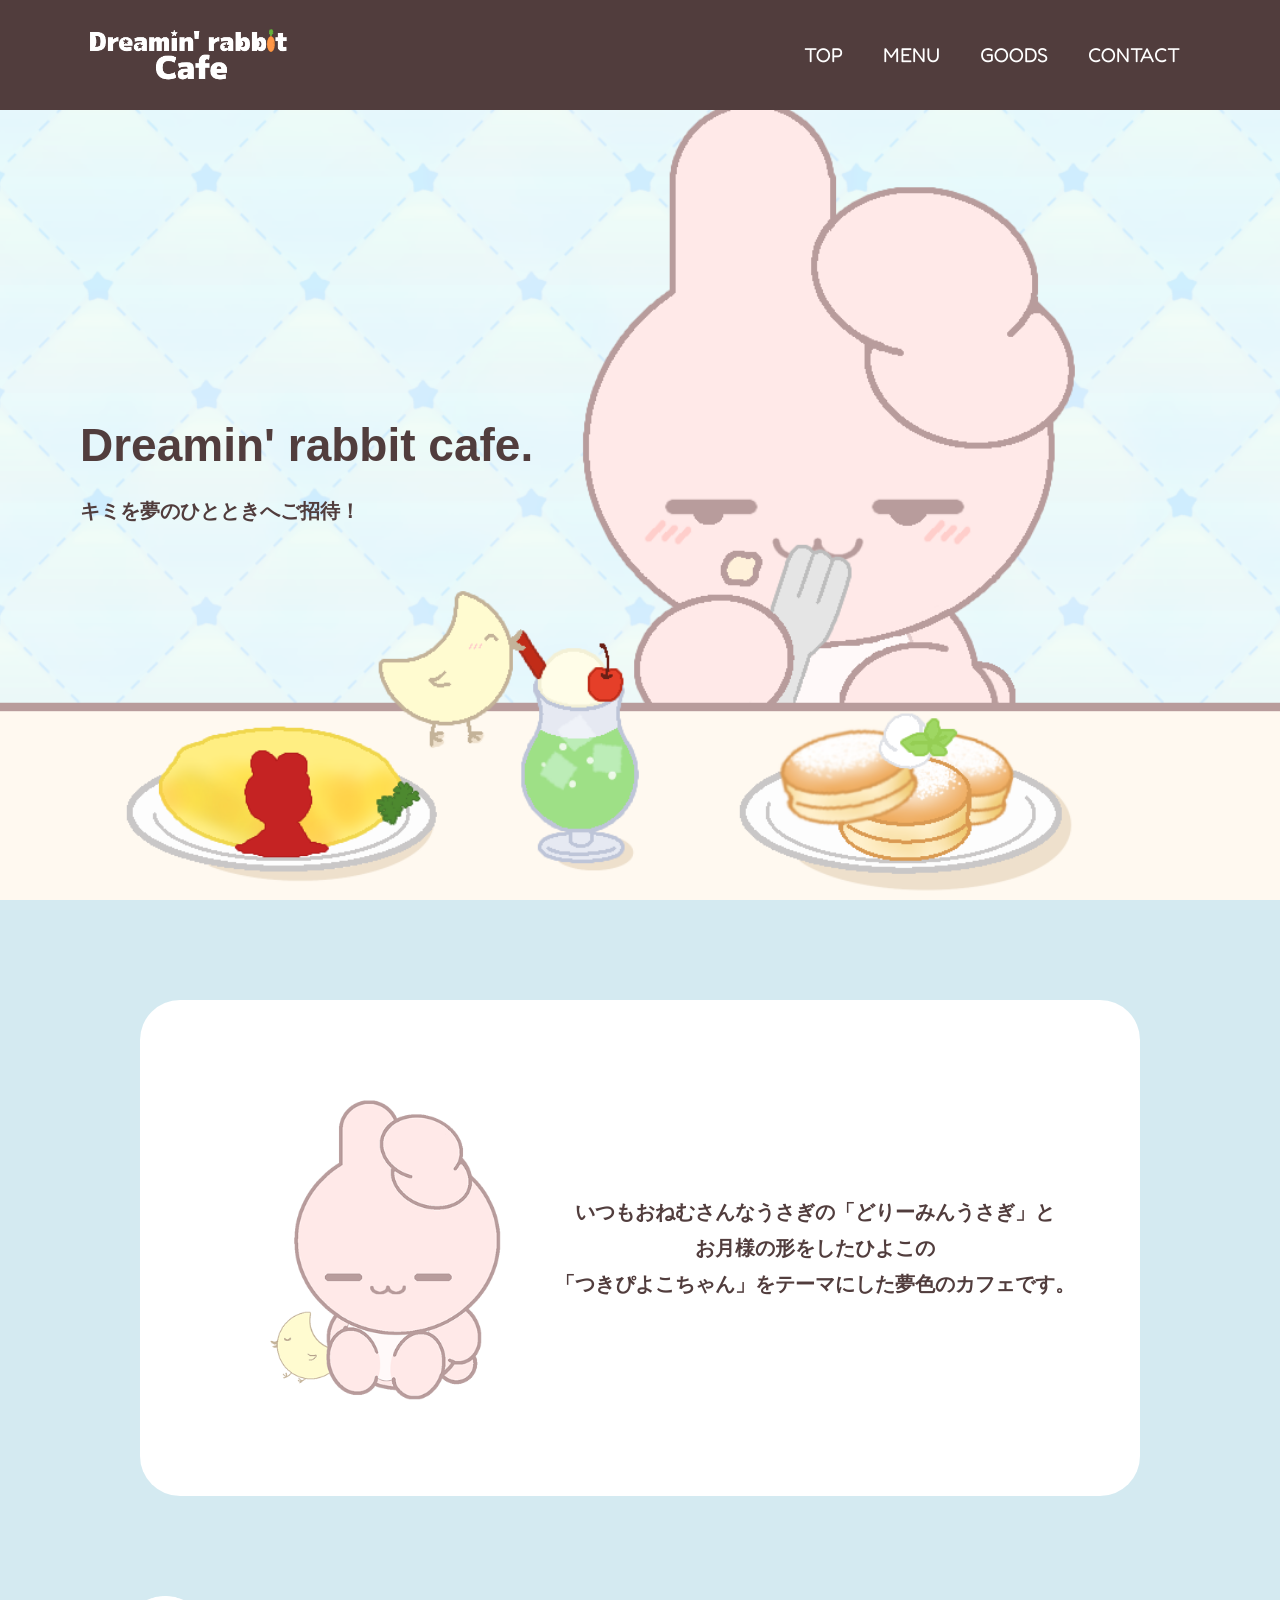
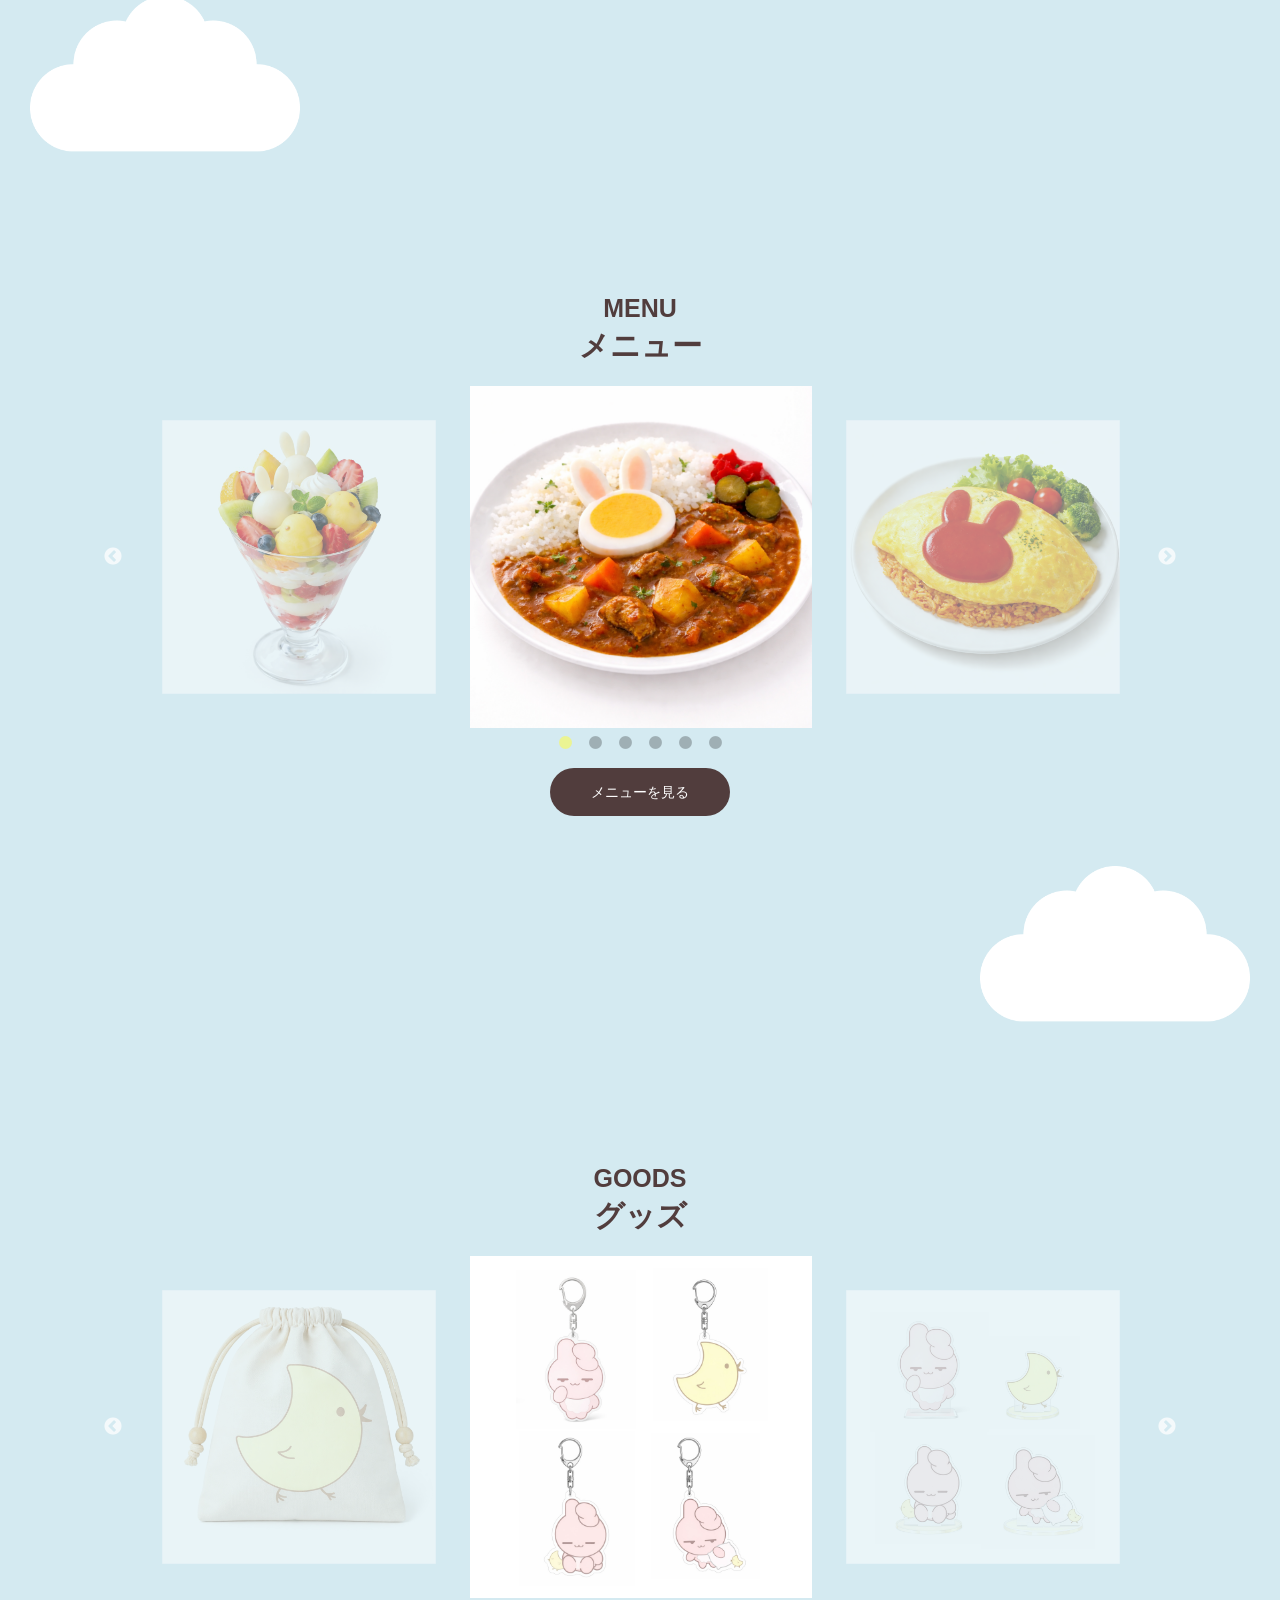
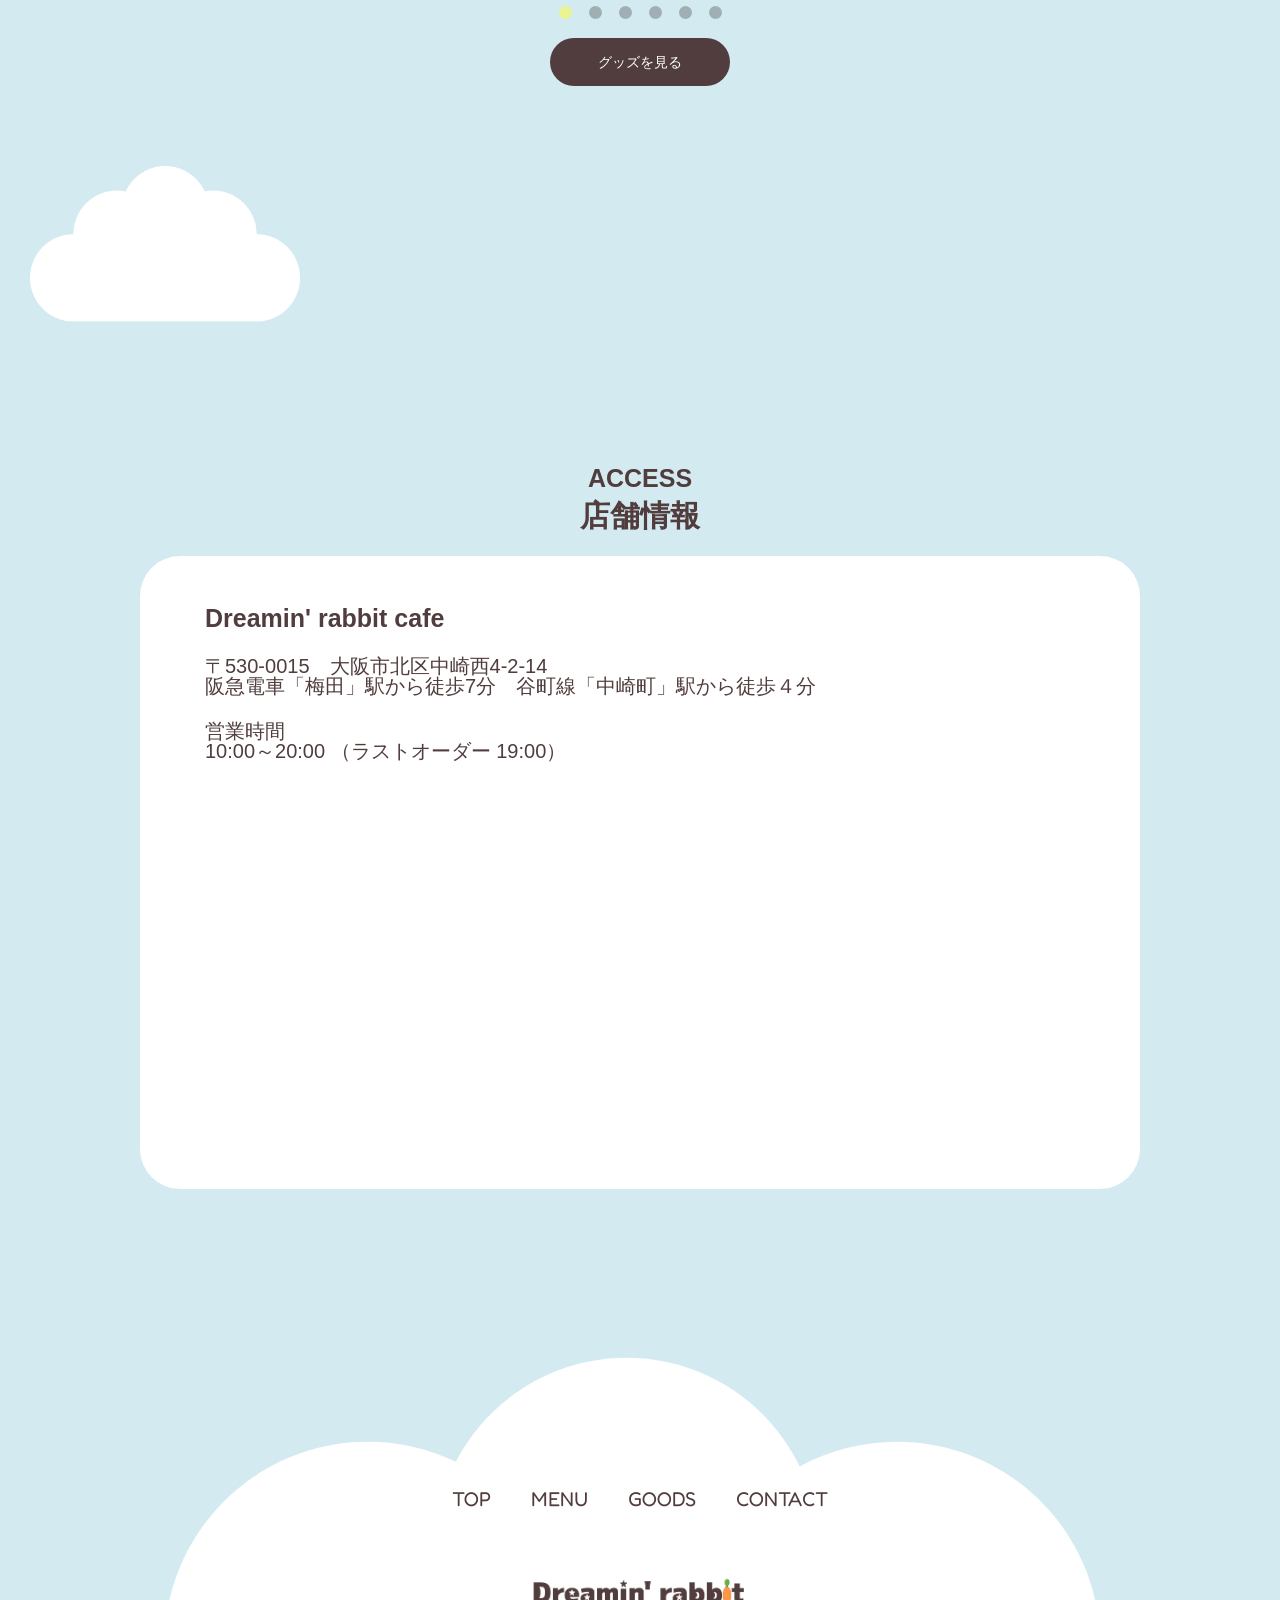
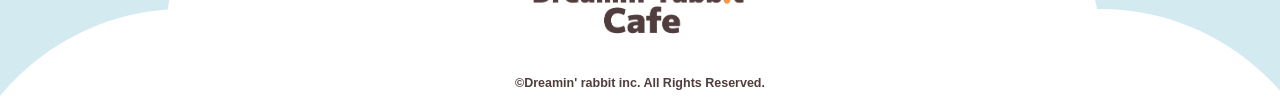
<file: index.html>
<!DOCTYPE html>
<html lang="ja">
  <head>
    <meta charset="UTF-8" />
    <meta http-equiv="X-UA-Compatible" content="IE=edge" />
    <meta name="description" content="ページの概要文を記載します" />
    <meta name="viewport" content="width=device-width, initial-scale=1.0" />
    <title>Dreamin' rabbit cafe(どりーみんうさぎのカフェ)｜公式サイト</title>

    <link rel="stylesheet" href="./slick/slick-theme.css" />
    <link rel="stylesheet" href="./slick/slick.css" />
    <link rel="stylesheet" href="./css/common.css" />
    <link rel="stylesheet" href="./css/index.css" />
    <script src="./js/jquery-3.7.1.min.js"></script>
    <script src="./slick/slick.min.js"></script>
    <script src="./js/script.js"></script>

    <link rel="preconnect" href="https://fonts.googleapis.com" />
    <link rel="preconnect" href="https://fonts.gstatic.com" crossorigin />
    <link
      href="https://fonts.googleapis.com/css2?family=Fredoka:wght@300..700&family=Kosugi+Maru&display=swap"
      rel="stylesheet"
    />
  </head>

  <body>
    <header class="header">
      <div class="header-inner">
        <a class="header-logo" href="./index.html">
          <img src="./images/headerlogo.png" alt="RABBIT" />
        </a>
        <div class="header-site-menu">
          <nav class="site-menu">
            <ul>
              <li><a href="./top.html">TOP</a></li>
              <li><a href="./menu.html">MENU</a></li>
              <li><a href="./goods.html">GOODS</a></li>
              <li><a href="./contact.html">CONTACT</a></li>
            </ul>
          </nav>
        </div>
      </div>
    </header>

    <main class="main">
      <div class="first-view">
        <div class="first-view-text">
          <h1>Dreamin' rabbit cafe.</h1>
          <p>キミを夢のひとときへご招待！</p>
        </div>
      </div>
      
      <div class="lead">
        <img src="./images/usasuya.png" alt="USAPIYO" />
        <p>
          いつもおねむさんなうさぎの「どりーみんうさぎ」と<br />お月様の形をしたひよこの<br />
          「つきぴよこちゃん」をテーマにした夢色のカフェです。<br />
        </p>
      </div>

      <div class="fluffy">
        <img src="./images/Group 46.png" alt="" />
      </div>

      <section>
        <div class="top">
          <h2>MENU</h2>
          <p>メニュー</p>
        </div>
        <ul class="center-image">
          <li><img src="./images/curry.png" alt="" /></li>
          <li><img src="./images/omuraisu.png" alt="" /></li>
          <li><img src="./images/sityu.png" alt="" /></li>
          <li><img src="./images/sand.jpg" alt="" /></li>
          <li><img src="./images/pancake.png" alt="" /></li>
          <li><img src="./images/pahule.jpg" alt="" /></li>
        </ul>
        <div class="link-button-area">
          <a class="link-button" href="./menu.html">メニューを見る</a>
        </div>
      </section>

      <div class="futty">
        <img src="./images/Group 46.png" alt="" />
      </div>

      <section>
        <div class="top">
          <h2>GOODS</h2>
          <p>グッズ</p>
        </div>
        <ul class="center-image">
          <li><img src="./images/akuriru1.png" alt="" /></li>
          <li><img src="./images/akuriru2.png" alt="" /></li>
          <li><img src="./images/usaginui.png" alt="" /></li>
          <li><img src="./images/hiyokonui.png" alt="" /></li>
          <li><img src="./images/sara.png" alt="" /></li>
          <li><img src="./images/kintyaku.jpg" alt="" /></li>
        </ul>
        <div class="link-button-area">
          <a class="link-button" href="./goods.html">グッズを見る</a>
        </div>
      </section>

      <div class="fluffy">
        <img src="./images/Group 46.png" alt="" />
      </div>

      <section>
        <div class="top">
          <h2>ACCESS</h2>
          <p>店舗情報</p>
        </div>
        <div class="map">
          <h2>Dreamin' rabbit cafe</h2>
          <p>
            〒530-0015　大阪市北区中崎西4-2-14<br />
            ⁨阪急電車「梅田」駅から徒歩7分　谷町線「中崎町」駅から徒歩４分
          </p>
          <p>営業時間<br />10:00～20:00 （ラストオーダー 19:00）</p>
          <iframe
            src="https://www.google.com/maps/embed?pb=!1m18!1m12!1m3!1d52477.33990595191!2d135.42723814863277!3d34.70937309999999!2m3!1f0!2f0!3f0!3m2!1i1024!2i768!4f13.1!3m3!1m2!1s0x6000e696fb5a8d27%3A0x29c8c0e999e5c109!2z44GG44GV44GO44Kr44OV44Kn!5e0!3m2!1sja!2sjp!4v1773386233777!5m2!1sja!2sjp"
            width="600"
            height="450"
            style="border: 0"
            allowfullscreen=""
            loading="lazy"
            referrerpolicy="no-referrer-when-downgrade"
          ></iframe>
        </div>
      </section>
    </main>

    <footer class="footer">
      <svg
        class="footerbg"
        viewBox="0 -50 1432 2062"
        fill="none"
        xmlns="http://www.w3.org/2000/svg"
        xmlns:xlink="http://www.w3.org/1999/xlink"
      >
        <path
          d="M701 27C786.286 27 859.974 76.659 894.727 148.64C927.04 131.016 964.101 121 1003.5 121C1115.33 121 1208.31 201.686 1227.41 308.018C1228.44 308.006 1229.47 308 1230.5 308C1378.24 308 1498 427.764 1498 575.5C1498 638.949 1475.91 697.238 1439 743.097V2062H-1V744.332C-38.5099 698.287 -61 639.52 -61 575.5C-61 434.16 48.6183 318.423 187.477 308.666C206.312 202.014 299.444 121 411.5 121C446.757 121 480.14 129.02 509.926 143.335C545.682 74.2306 617.825 27 701 27Z"
          fill="#fff"
        />
        <path
          id="road"
          d="M-0.500404 743.998C-81 649.498 -128.5 361.698 187.5 308.498C203.666 222.498 291.1 69.0982 511.5 143.498C561 42.4998 744 -64.5001 896.5 143.498C934.667 121.665 1010 98.5 1085 135.5"
          stroke="none"
          stroke-width="8"
        />
        <rect
          class="piyo"
          x="-82"
          y="-83"
          width="164"
          height="166"
          fill="url(#pattern0_115_225)"
        >
          <animateMotion dur="10s" fill="freeze">
            <mpath href="#road"></mpath>
          </animateMotion>
        </rect>
        <defs>
          <pattern
            id="pattern0_115_225"
            patternContentUnits="objectBoundingBox"
            width="1"
            height="1"
          >
            <use
              xlink:href="#image0_115_225"
              transform="matrix(0.000865409 0 0 0.000854982 -0.20122 -0.441767)"
            />
          </pattern>
          <clipPath id="clip0_115_225">
            <rect width="1432" height="2062" fill="white" />
          </clipPath>
          <image
            id="image0_115_225"
            width="1536"
            height="2048"
            preserveAspectRatio="none"
            xlink:href="./images/piyoroad.png"
          />
        </defs>
      </svg>

      <nav class="site-menu">
        <ul>
          <li><a href="./top.html">TOP</a></li>
          <li><a href="./menu.html">MENU</a></li>
          <li><a href="./goods.html">GOODS</a></li>
          <li><a href="./contact.html">CONTACT</a></li>
        </ul>
      </nav>
      <a class="footer-logo" href="./index.html">
        <img src="./images/footerlogo.png" alt="RABBIT" />
      </a>
      <p class="copyright">
        <small>&copy;Dreamin' rabbit inc. All Rights Reserved.</small>
      </p>
    </footer>
  </body>
</html>
</file>
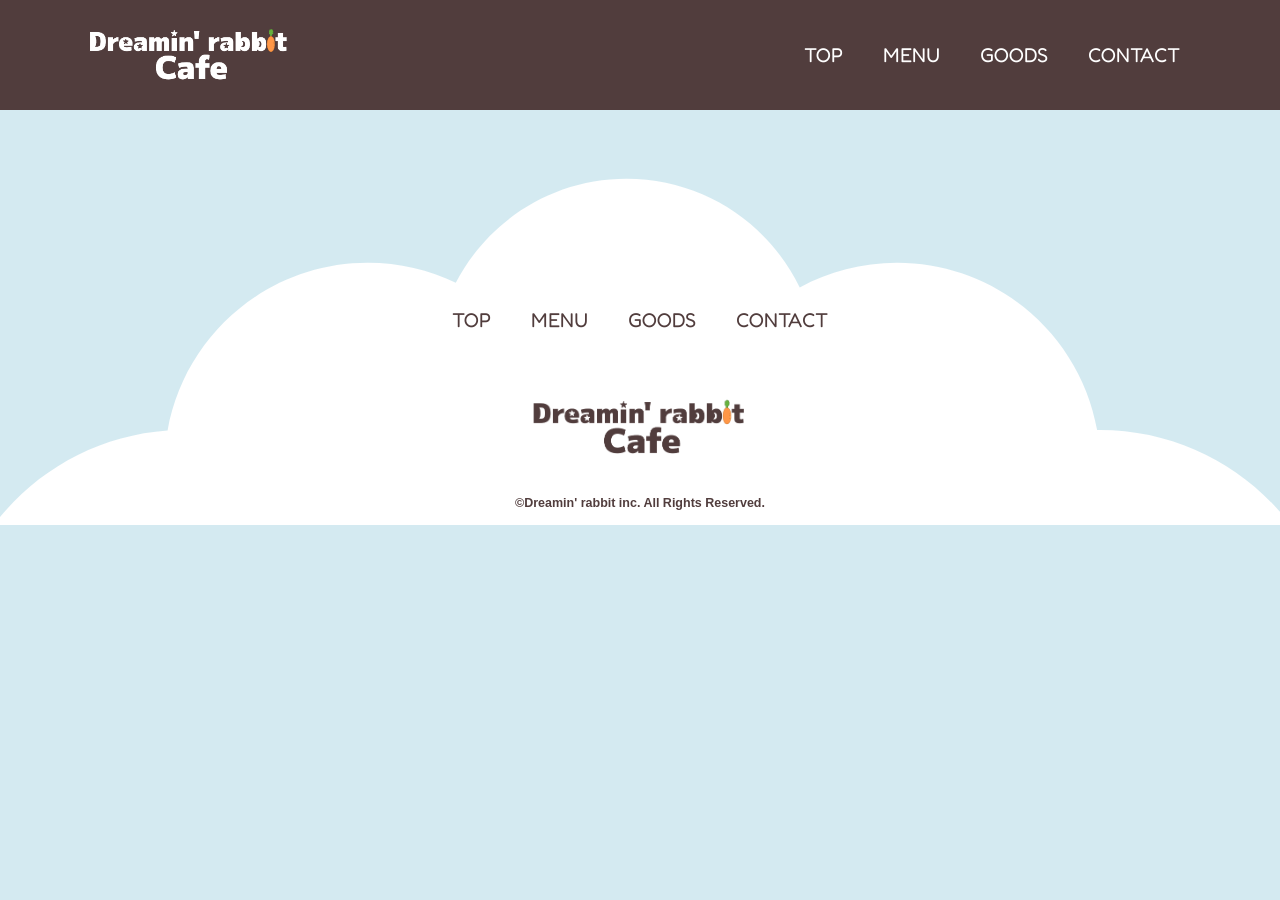
<file: common.html>
<!DOCTYPE html>
<html lang="ja">
  
  <head>
    <meta charset="UTF-8" />
    <meta http-equiv="X-UA-Compatible" content="IE=edge" />
    <meta name="description" content="ページの概要文を記載します" />
    <meta name="viewport" content="width=device-width, initial-scale=1.0" />
    <title>Dreamin' rabbit cafe(どりーみんうさぎのカフェ)｜公式サイト</title>

    <link rel="stylesheet" href="./css/common.css" />
    <link rel="stylesheet" href="./css/index.css" />

    <link rel="preconnect" href="https://fonts.googleapis.com" />
    <link rel="preconnect" href="https://fonts.gstatic.com" crossorigin />
    <link
      href="https://fonts.googleapis.com/css2?family=Fredoka:wght@300..700&family=Kosugi+Maru&display=swap"
      rel="stylesheet"
    />
  </head>

  <body>
    <header class="header">
      <div class="header-inner">
        <a class="header-logo" href="./index.html">
          <img src="./images/headerlogo.png" alt="RABBIT" />
        </a>
        <div class="header-site-menu">
          <nav class="site-menu">
            <ul>
              <li><a href="./top.html">TOP</a></li>
              <li><a href="./menu.html">MENU</a></li>
              <li><a href="./goods.html">GOODS</a></li>
              <li><a href="./contact.html">CONTACT</a></li>
            </ul>
          </nav>
        </div>
      </div>
    </header>

    <main class="main"></main>

    <footer class="footer">
      <svg
        class="footerbg"
        viewBox="0 -50 1432 2062"
        fill="none"
        xmlns="http://www.w3.org/2000/svg"
        xmlns:xlink="http://www.w3.org/1999/xlink"
      >
        <path
          d="M701 27C786.286 27 859.974 76.659 894.727 148.64C927.04 131.016 964.101 121 1003.5 121C1115.33 121 1208.31 201.686 1227.41 308.018C1228.44 308.006 1229.47 308 1230.5 308C1378.24 308 1498 427.764 1498 575.5C1498 638.949 1475.91 697.238 1439 743.097V2062H-1V744.332C-38.5099 698.287 -61 639.52 -61 575.5C-61 434.16 48.6183 318.423 187.477 308.666C206.312 202.014 299.444 121 411.5 121C446.757 121 480.14 129.02 509.926 143.335C545.682 74.2306 617.825 27 701 27Z"
          fill="#fff"
        />
        <path
          id="road"
          d="M-0.500404 743.998C-81 649.498 -128.5 361.698 187.5 308.498C203.666 222.498 291.1 69.0982 511.5 143.498C561 42.4998 744 -64.5001 896.5 143.498C934.667 121.665 1010 98.5 1085 135.5"
          stroke="none"
          stroke-width="8"
        />
        <rect
          class="piyo"
          x="-82"
          y="-83"
          width="164"
          height="166"
          fill="url(#pattern0_115_225)"
        >
          <animateMotion dur="10s" fill="freeze">
            <mpath href="#road"></mpath>
          </animateMotion>
        </rect>
        <defs>
          <pattern
            id="pattern0_115_225"
            patternContentUnits="objectBoundingBox"
            width="1"
            height="1"
          >
            <use
              xlink:href="#image0_115_225"
              transform="matrix(0.000865409 0 0 0.000854982 -0.20122 -0.441767)"
            />
          </pattern>
          <clipPath id="clip0_115_225">
            <rect width="1432" height="2062" fill="white" />
          </clipPath>
          <image
            id="image0_115_225"
            width="1536"
            height="2048"
            preserveAspectRatio="none"
            xlink:href="./images/piyoroad.png"
          />
        </defs>
      </svg>

      <nav class="site-menu">
        <ul>
          <li><a href="./top.html">TOP</a></li>
          <li><a href="./menu.html">MENU</a></li>
          <li><a href="./goods.html">GOODS</a></li>
          <li><a href="./contact.html">CONTACT</a></li>
        </ul>
      </nav>
      <a class="footer-logo" href="./index.html">
        <img src="./images/footerlogo.png" alt="RABBIT" />
      </a>
      <p class="copyright">
        <small>&copy;Dreamin' rabbit inc. All Rights Reserved.</small>
      </p>
    </footer>
  </body>
</html>
</file>
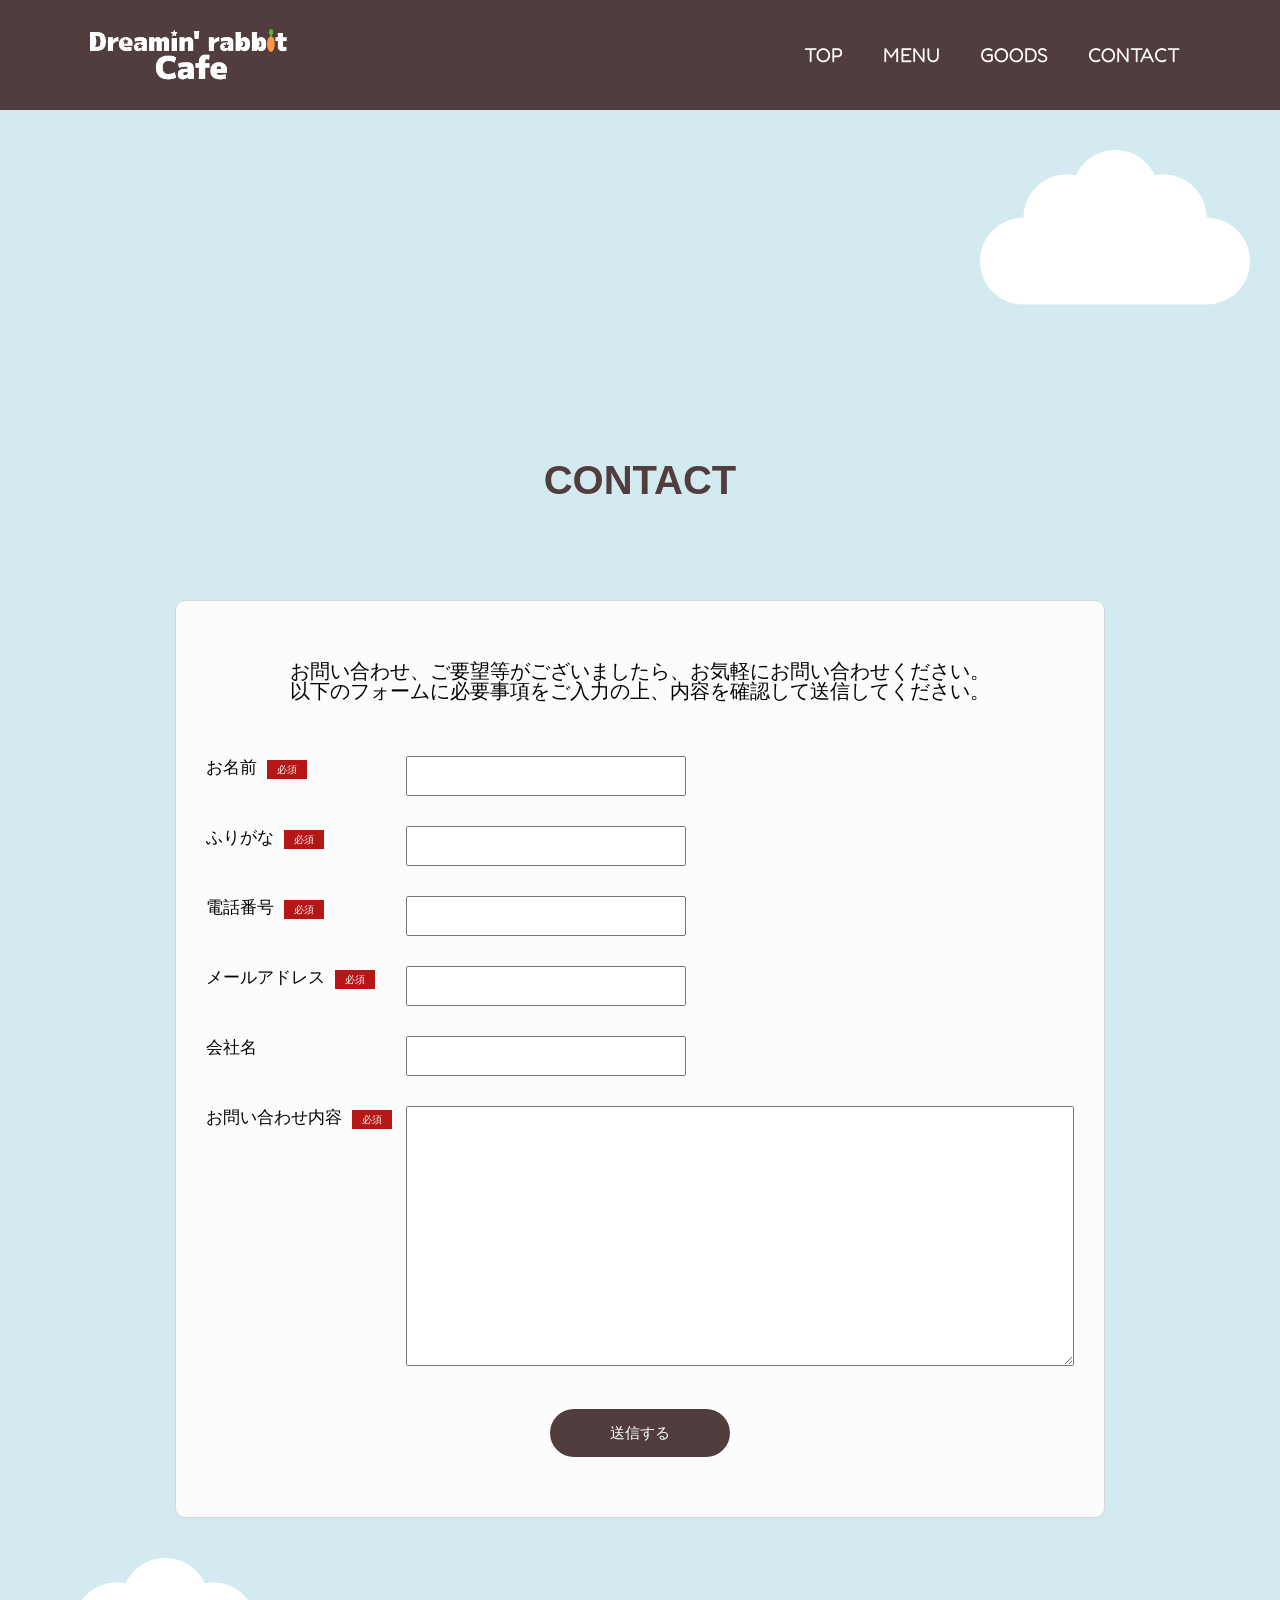
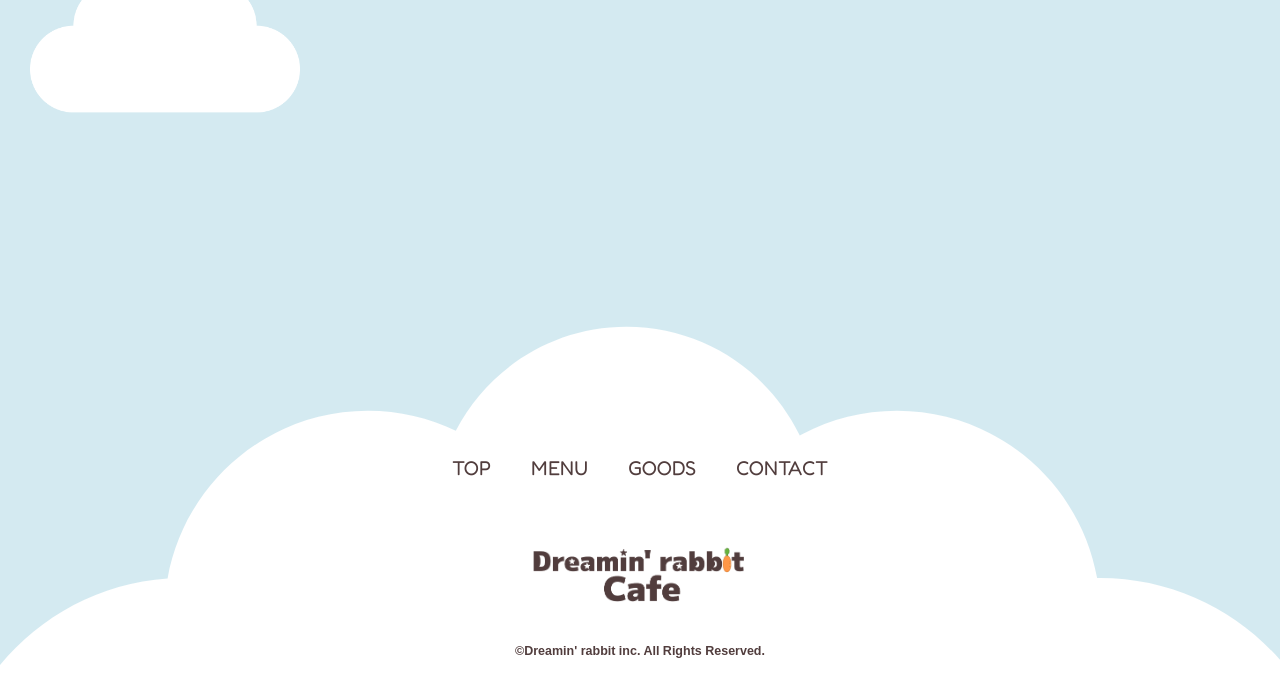
<file: contact.html>
<!DOCTYPE html>
<html lang="ja">
  <head>
    <meta charset="UTF-8" />
    <meta http-equiv="X-UA-Compatible" content="IE=edge" />
    <meta name="description" content="ページの概要文を記載します" />
    <meta name="viewport" content="width=device-width, initial-scale=1.0" />
    <title>
      CONTACT｜Dreamin' rabbit cafe(どりーみんうさぎのカフェ)｜公式サイト
    </title>

    <link rel="stylesheet" href="./css/common.css" />
    <link rel="stylesheet" href="./css/index.css" />
    <link rel="stylesheet" href="./css/contact.css">
    <script src="./js/jquery-3.7.1.min.js"></script>
    <script src="./slick/slick.min.js"></script>
    <script src="./js/script.js"></script>

    <link rel="preconnect" href="https://fonts.googleapis.com" />
    <link rel="preconnect" href="https://fonts.gstatic.com" crossorigin />
    <link
      href="https://fonts.googleapis.com/css2?family=Fredoka:wght@300..700&family=Kosugi+Maru&display=swap"
      rel="stylesheet"
    />
  </head>

  <body>
    <header class="header">
      <div class="header-inner">
        <a class="header-logo" href="./index.html">
          <img src="./images/headerlogo.png" alt="RABBIT" />
        </a>
        <div class="header-site-menu">
          <nav class="site-menu">
            <ul>
              <li><a href="./top.html">TOP</a></li>
              <li><a href="./menu.html">MENU</a></li>
              <li><a href="./goods.html">GOODS</a></li>
              <li><a href="./contact.html">CONTACT</a></li>
            </ul>
          </nav>
        </div>
      </div>
    </header>

    <main class="main">
      <div class="futty">
        <img src="./images/Group 46.png" alt="" />
      </div>
      <div class="title">
        <h1>CONTACT</h1>
      </div>
      <div class="contact">
        <form action="#">
          <dl class="form-area">
            <p class="contact-message">お問い合わせ、ご要望等がございましたら、お気軽にお問い合わせください。<br>以下のフォームに必要事項をご入力の上、内容を確認して送信してください。</p>

            <dt><span class="required">お名前</span></dt>
            <dd><input type="text" class="input-text" name="name" required></dd>
            <dt><span class="required">ふりがな</span></dt>
            <dd><input type="text" class="input-text" name="name" required></dd>
            <dt><span class="required">電話番号</span></dt>
            <dd><input type="text" class="input-text" name="name" required></dd>
            <dt><span class="required">メールアドレス</span></dt>
            <dd><input type="email" class="input-text" name="email" required></dd>
            <dt>会社名</dt>
            <dd><input type="text" class="input-text" name="name"></dd>
            <dt><span class="required">お問い合わせ内容</span></dt>
            <dd><textarea name="message" class="message" required></textarea></dd>

            <button class="submit-button" type="submit">送信する</button>
          </dl>
        </form>
      </div>
      <div class="fluffy">
        <img src="./images/Group 46.png" alt="" />
      </div>
    </main>

    <footer class="footer">
      <svg
        class="footerbg"
        viewBox="0 -50 1432 2062"
        fill="none"
        xmlns="http://www.w3.org/2000/svg"
        xmlns:xlink="http://www.w3.org/1999/xlink"
      >
        <path
          d="M701 27C786.286 27 859.974 76.659 894.727 148.64C927.04 131.016 964.101 121 1003.5 121C1115.33 121 1208.31 201.686 1227.41 308.018C1228.44 308.006 1229.47 308 1230.5 308C1378.24 308 1498 427.764 1498 575.5C1498 638.949 1475.91 697.238 1439 743.097V2062H-1V744.332C-38.5099 698.287 -61 639.52 -61 575.5C-61 434.16 48.6183 318.423 187.477 308.666C206.312 202.014 299.444 121 411.5 121C446.757 121 480.14 129.02 509.926 143.335C545.682 74.2306 617.825 27 701 27Z"
          fill="#fff"
        />
        <path
          id="road"
          d="M-0.500404 743.998C-81 649.498 -128.5 361.698 187.5 308.498C203.666 222.498 291.1 69.0982 511.5 143.498C561 42.4998 744 -64.5001 896.5 143.498C934.667 121.665 1010 98.5 1085 135.5"
          stroke="none"
          stroke-width="8"
        />
        <rect
          class="piyo"
          x="-82"
          y="-83"
          width="164"
          height="166"
          fill="url(#pattern0_115_225)"
        >
          <animateMotion dur="10s" fill="freeze">
            <mpath href="#road"></mpath>
          </animateMotion>
        </rect>
        <defs>
          <pattern
            id="pattern0_115_225"
            patternContentUnits="objectBoundingBox"
            width="1"
            height="1"
          >
            <use
              xlink:href="#image0_115_225"
              transform="matrix(0.000865409 0 0 0.000854982 -0.20122 -0.441767)"
            />
          </pattern>
          <clipPath id="clip0_115_225">
            <rect width="1432" height="2062" fill="white" />
          </clipPath>
          <image
            id="image0_115_225"
            width="1536"
            height="2048"
            preserveAspectRatio="none"
            xlink:href="./images/piyoroad.png"
          />
        </defs>
      </svg>

      <nav class="site-menu">
        <ul>
          <li><a href="./top.html">TOP</a></li>
          <li><a href="./menu.html">MENU</a></li>
          <li><a href="./goods.html">GOODS</a></li>
          <li><a href="./contact.html">CONTACT</a></li>
        </ul>
      </nav>
      <a class="footer-logo" href="./index.html">
        <img src="./images/footerlogo.png" alt="RABBIT" />
      </a>
      <p class="copyright">
        <small>&copy;Dreamin' rabbit inc. All Rights Reserved.</small>
      </p>
    </footer>
  </body>
</html>
</file>
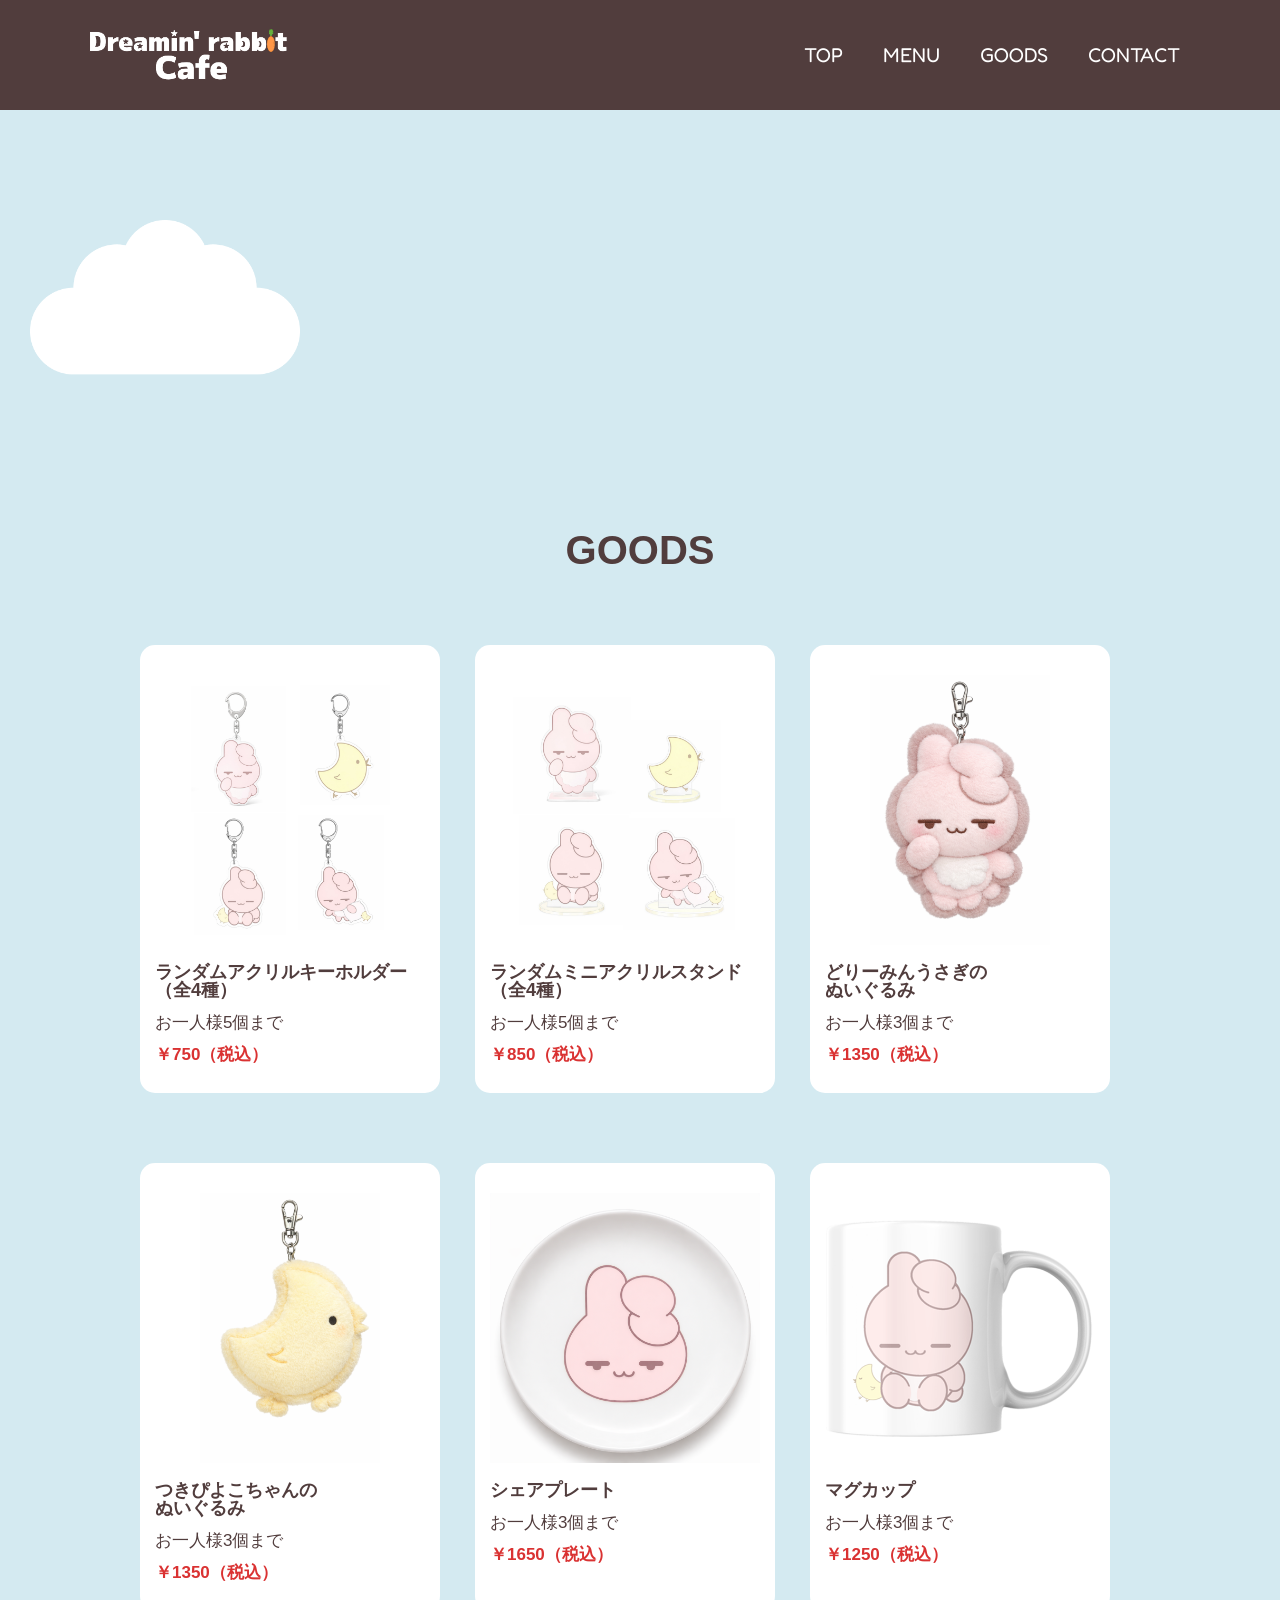
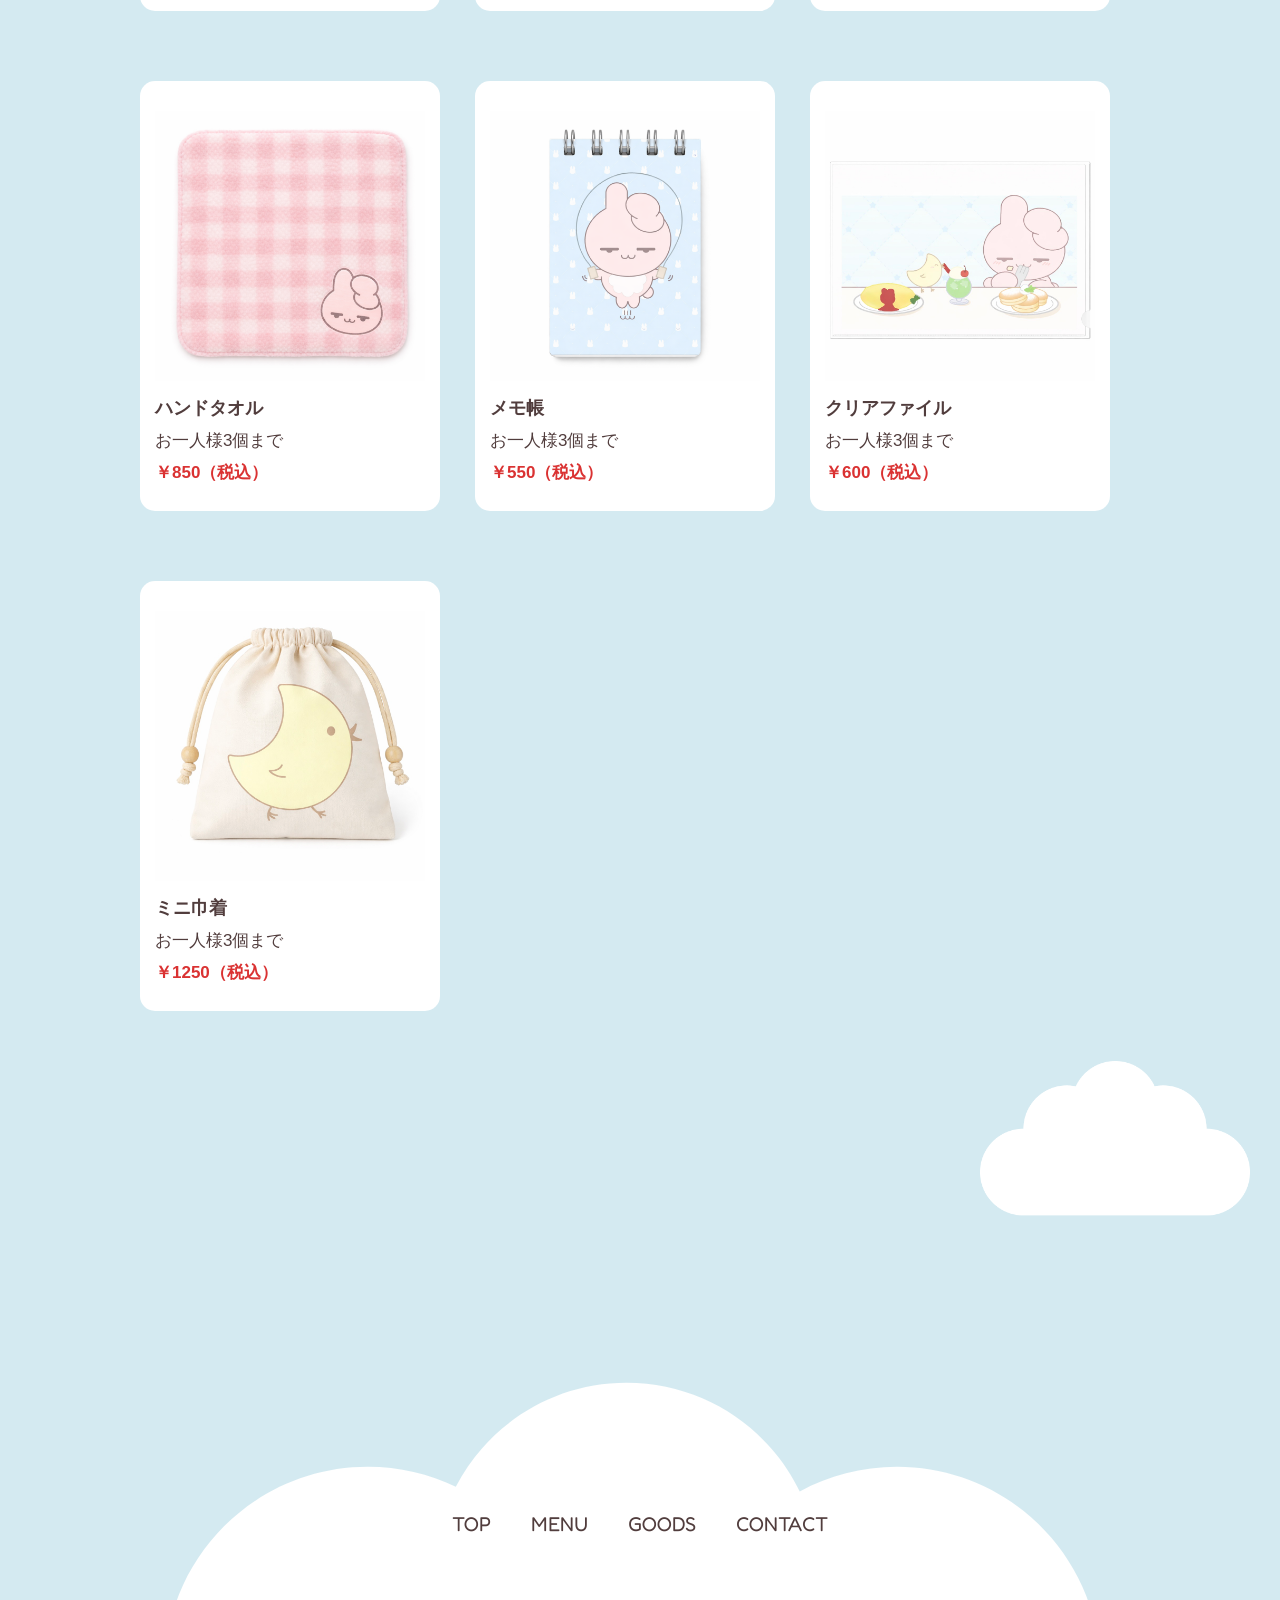
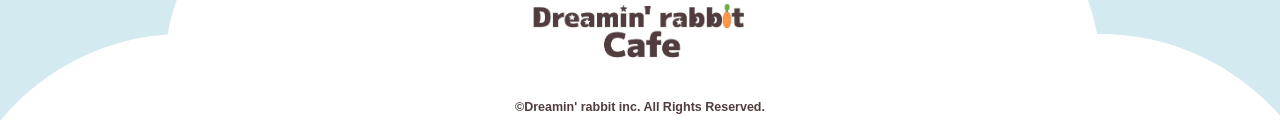
<file: goods.html>
<!DOCTYPE html>
<html lang="ja">
  <head>
    <meta charset="UTF-8" />
    <meta http-equiv="X-UA-Compatible" content="IE=edge" />
    <meta name="description" content="ページの概要文を記載します" />
    <meta name="viewport" content="width=device-width, initial-scale=1.0" />
    <title>
      GOODS｜Dreamin' rabbit cafe(どりーみんうさぎのカフェ)｜公式サイト
    </title>

    <link rel="stylesheet" href="./css/common.css" />
    <link rel="stylesheet" href="./css/index.css" />
    <link rel="stylesheet" href="./css/menu.css" />
    <link rel="stylesheet" href="./css/goods.css" />
    <script src="./js/jquery-3.7.1.min.js"></script>
    <script src="./slick/slick.min.js"></script>
    <script src="./js/script.js"></script>

    <link rel="preconnect" href="https://fonts.googleapis.com" />
    <link rel="preconnect" href="https://fonts.gstatic.com" crossorigin />
    <link
      href="https://fonts.googleapis.com/css2?family=Fredoka:wght@300..700&family=Kosugi+Maru&display=swap"
      rel="stylesheet"
    />
  </head>

  <body>
    <header class="header">
      <div class="header-inner">
        <a class="header-logo" href="./index.html">
          <img src="./images/headerlogo.png" alt="RABBIT" />
        </a>
        <div class="header-site-menu">
          <nav class="site-menu">
            <ul>
              <li><a href="./top.html">TOP</a></li>
              <li><a href="./menu.html">MENU</a></li>
              <li><a href="./goods.html">GOODS</a></li>
              <li><a href="./contact.html">CONTACT</a></li>
            </ul>
          </nav>
        </div>
      </div>
    </header>

    <main class="main">
      <div class="fluffy">
        <img src="./images/Group 46.png" alt="" />
      </div>
      <div class="main-menu">
        <h1>GOODS</h1>
      </div>

      <section>
      <div class="goods-menu">
        <ul class="item-list">
          <li>
            <img
              src="./images/akuriru1.png"
              alt="アクリルキーホルダーの商品画像"
            />
            <dl>
              <dt>ランダムアクリルキーホルダー<br />（全4種）</dt>
              <dd>お一人様5個まで</dd>
            </dl>
            <p class="price">￥750（税込）</p>
          </li>
          <li>
            <img src="images/akuriru2.png" alt="アクリルスタンドの商品画像" />
            <dl>
              <dt>ランダムミニアクリルスタンド<br />（全4種）</dt>
              <dd>お一人様5個まで</dd>
            </dl>
            <p class="price">￥850（税込）</p>
          </li>
          <li>
            <img
              src="./images/usaginui.png"
              alt="うさぎのぬいぐるみの商品画像"
            />
            <dl>
              <dt>どりーみんうさぎの<br />ぬいぐるみ</dt>
              <dd>お一人様3個まで</dd>
            </dl>
            <p class="price">￥1350（税込）</p>
          </li>
          <li>
            <img
              src="images/hiyokonui.png"
              alt="ひよこのぬいぐるみの商品画像"
            />
            <dl>
              <dt>つきぴよこちゃんの<br />ぬいぐるみ</dt>
              <dd>お一人様3個まで</dd>
            </dl>
            <p class="price">￥1350（税込）</p>
          </li>
          <li>
            <img src="./images/sara.png" alt="シェアプレートの商品画像" />
            <dl>
              <dt>シェアプレート</dt>
              <dd>お一人様3個まで</dd>
            </dl>
            <p class="price">￥1650（税込）</p>
          </li>
          <li>
            <img src="images/cup.png" alt="マグカップの商品画像" />
            <dl>
              <dt>マグカップ</dt>
              <dd>お一人様3個まで</dd>
            </dl>
            <p class="price">￥1250（税込）</p>
          </li>
          <li>
            <img src="./images/taoru.png" alt="ハンドタオルの商品画像" />
            <dl>
              <dt>ハンドタオル</dt>
              <dd>お一人様3個まで</dd>
            </dl>
            <p class="price">￥850（税込）</p>
          </li>
          <li>
            <img src="./images/memo2.png" alt="メモ帳の商品画像" />
            <dl>
              <dt>メモ帳</dt>
              <dd>お一人様3個まで</dd>
            </dl>
            <p class="price">￥550（税込）</p>
          </li>
          <li>
            <img src="images/file.jpg" alt="クリアファイルの商品画像" />
            <dl>
              <dt>クリアファイル</dt>
              <dd>お一人様3個まで</dd>
            </dl>
            <p class="price">￥600（税込）</p>
          </li>
          <li>
            <img src="./images/kintyaku.jpg" alt="クリアファイルの商品画像" />
            <dl>
              <dt>ミニ巾着</dt>
              <dd>お一人様3個まで</dd>
            </dl>
            <p class="price">￥1250（税込）</p>
          </li>
        </ul>
        <div class="futty">
          <img src="./images/Group 46.png" alt="" />
        </div>
      </div>
    </section>
    </main>

    <footer class="footer">
      <svg
        class="footerbg"
        viewBox="0 -50 1432 2062"
        fill="none"
        xmlns="http://www.w3.org/2000/svg"
        xmlns:xlink="http://www.w3.org/1999/xlink"
      >
        <path
          d="M701 27C786.286 27 859.974 76.659 894.727 148.64C927.04 131.016 964.101 121 1003.5 121C1115.33 121 1208.31 201.686 1227.41 308.018C1228.44 308.006 1229.47 308 1230.5 308C1378.24 308 1498 427.764 1498 575.5C1498 638.949 1475.91 697.238 1439 743.097V2062H-1V744.332C-38.5099 698.287 -61 639.52 -61 575.5C-61 434.16 48.6183 318.423 187.477 308.666C206.312 202.014 299.444 121 411.5 121C446.757 121 480.14 129.02 509.926 143.335C545.682 74.2306 617.825 27 701 27Z"
          fill="#fff"
        />
        <path
          id="road"
          d="M-0.500404 743.998C-81 649.498 -128.5 361.698 187.5 308.498C203.666 222.498 291.1 69.0982 511.5 143.498C561 42.4998 744 -64.5001 896.5 143.498C934.667 121.665 1010 98.5 1085 135.5"
          stroke="none"
          stroke-width="8"
        />
        <rect
          class="piyo"
          x="-82"
          y="-83"
          width="164"
          height="166"
          fill="url(#pattern0_115_225)"
        >
          <animateMotion dur="10s" fill="freeze">
            <mpath href="#road"></mpath>
          </animateMotion>
        </rect>
        <defs>
          <pattern
            id="pattern0_115_225"
            patternContentUnits="objectBoundingBox"
            width="1"
            height="1"
          >
            <use
              xlink:href="#image0_115_225"
              transform="matrix(0.000865409 0 0 0.000854982 -0.20122 -0.441767)"
            />
          </pattern>
          <clipPath id="clip0_115_225">
            <rect width="1432" height="2062" fill="white" />
          </clipPath>
          <image
            id="image0_115_225"
            width="1536"
            height="2048"
            preserveAspectRatio="none"
            xlink:href="./images/piyoroad.png"
          />
        </defs>
      </svg>

      <nav class="site-menu">
        <ul>
          <li><a href="./top.html">TOP</a></li>
          <li><a href="./menu.html">MENU</a></li>
          <li><a href="./goods.html">GOODS</a></li>
          <li><a href="./contact.html">CONTACT</a></li>
        </ul>
      </nav>
      <a class="footer-logo" href="./index.html">
        <img src="./images/footerlogo.png" alt="RABBIT" />
      </a>
      <p class="copyright">
        <small>&copy;Dreamin' rabbit inc. All Rights Reserved.</small>
      </p>
    </footer>
  </body>
</html>
</file>
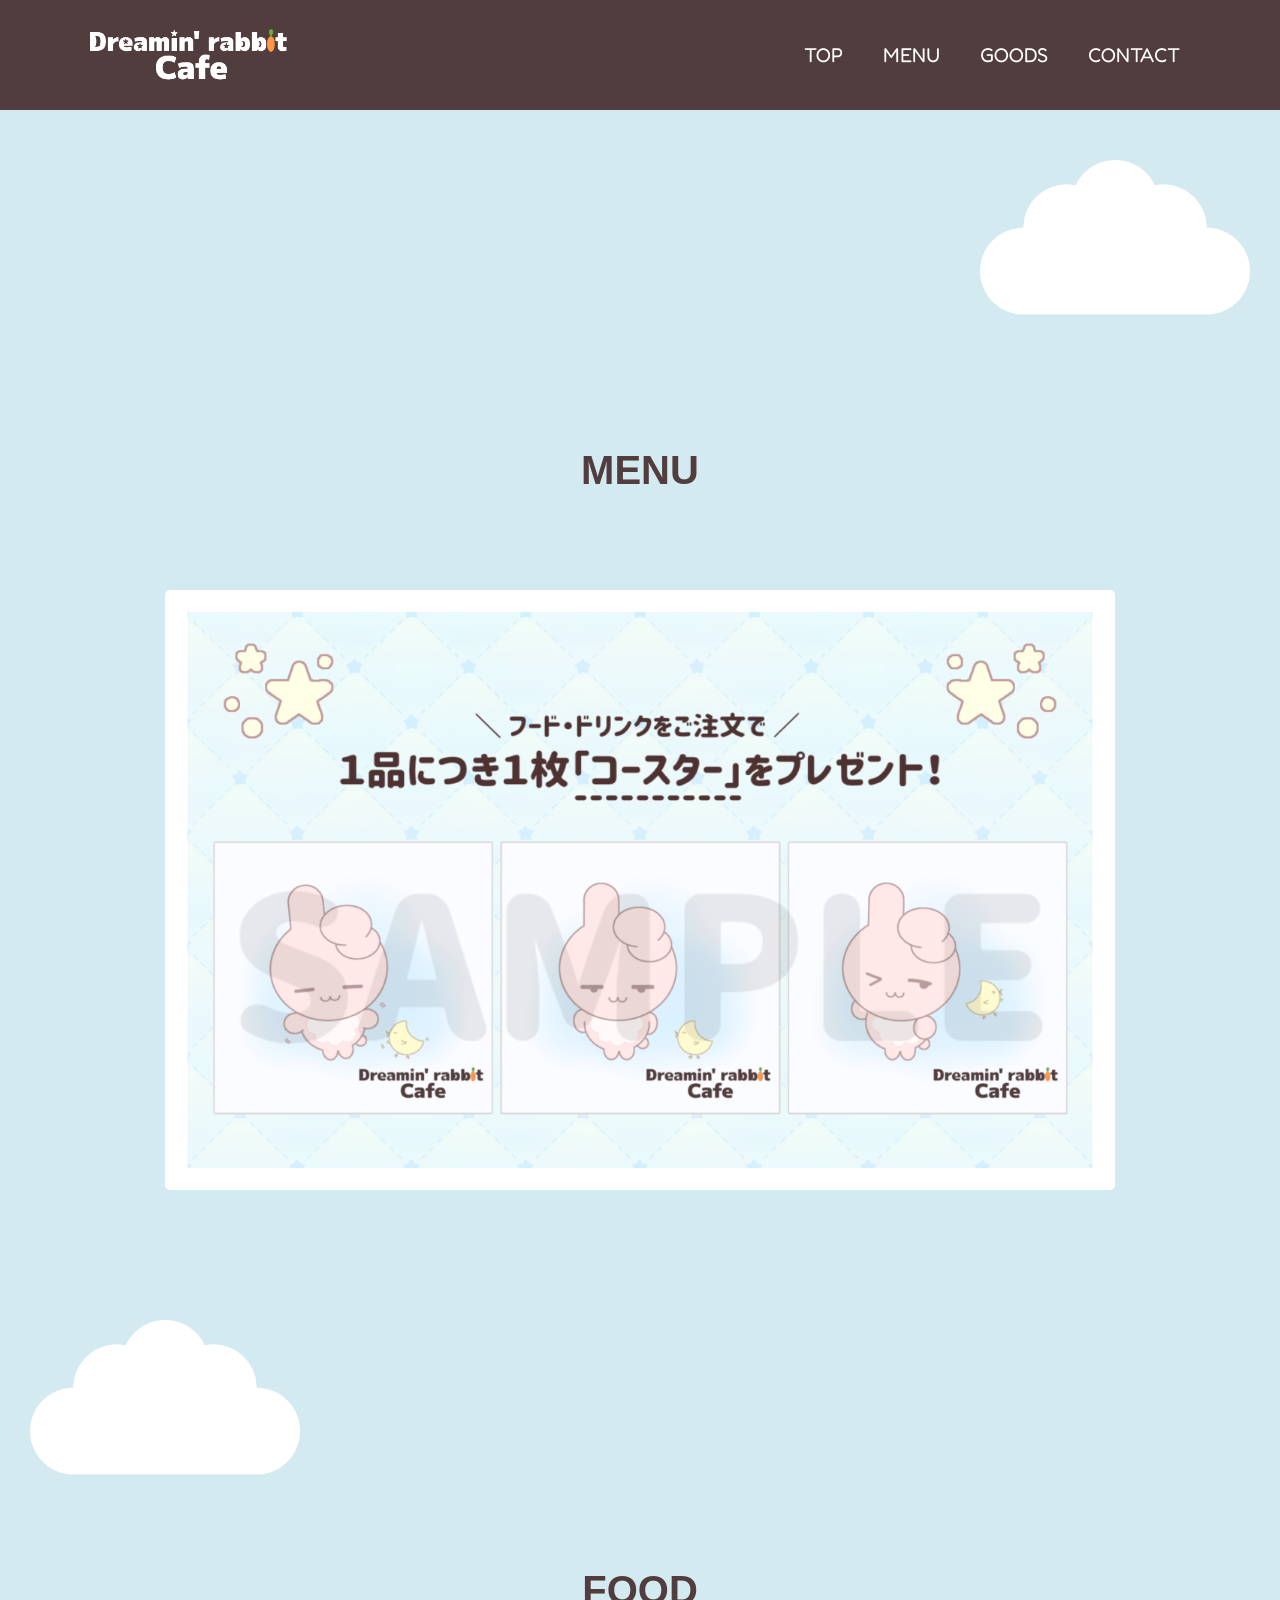
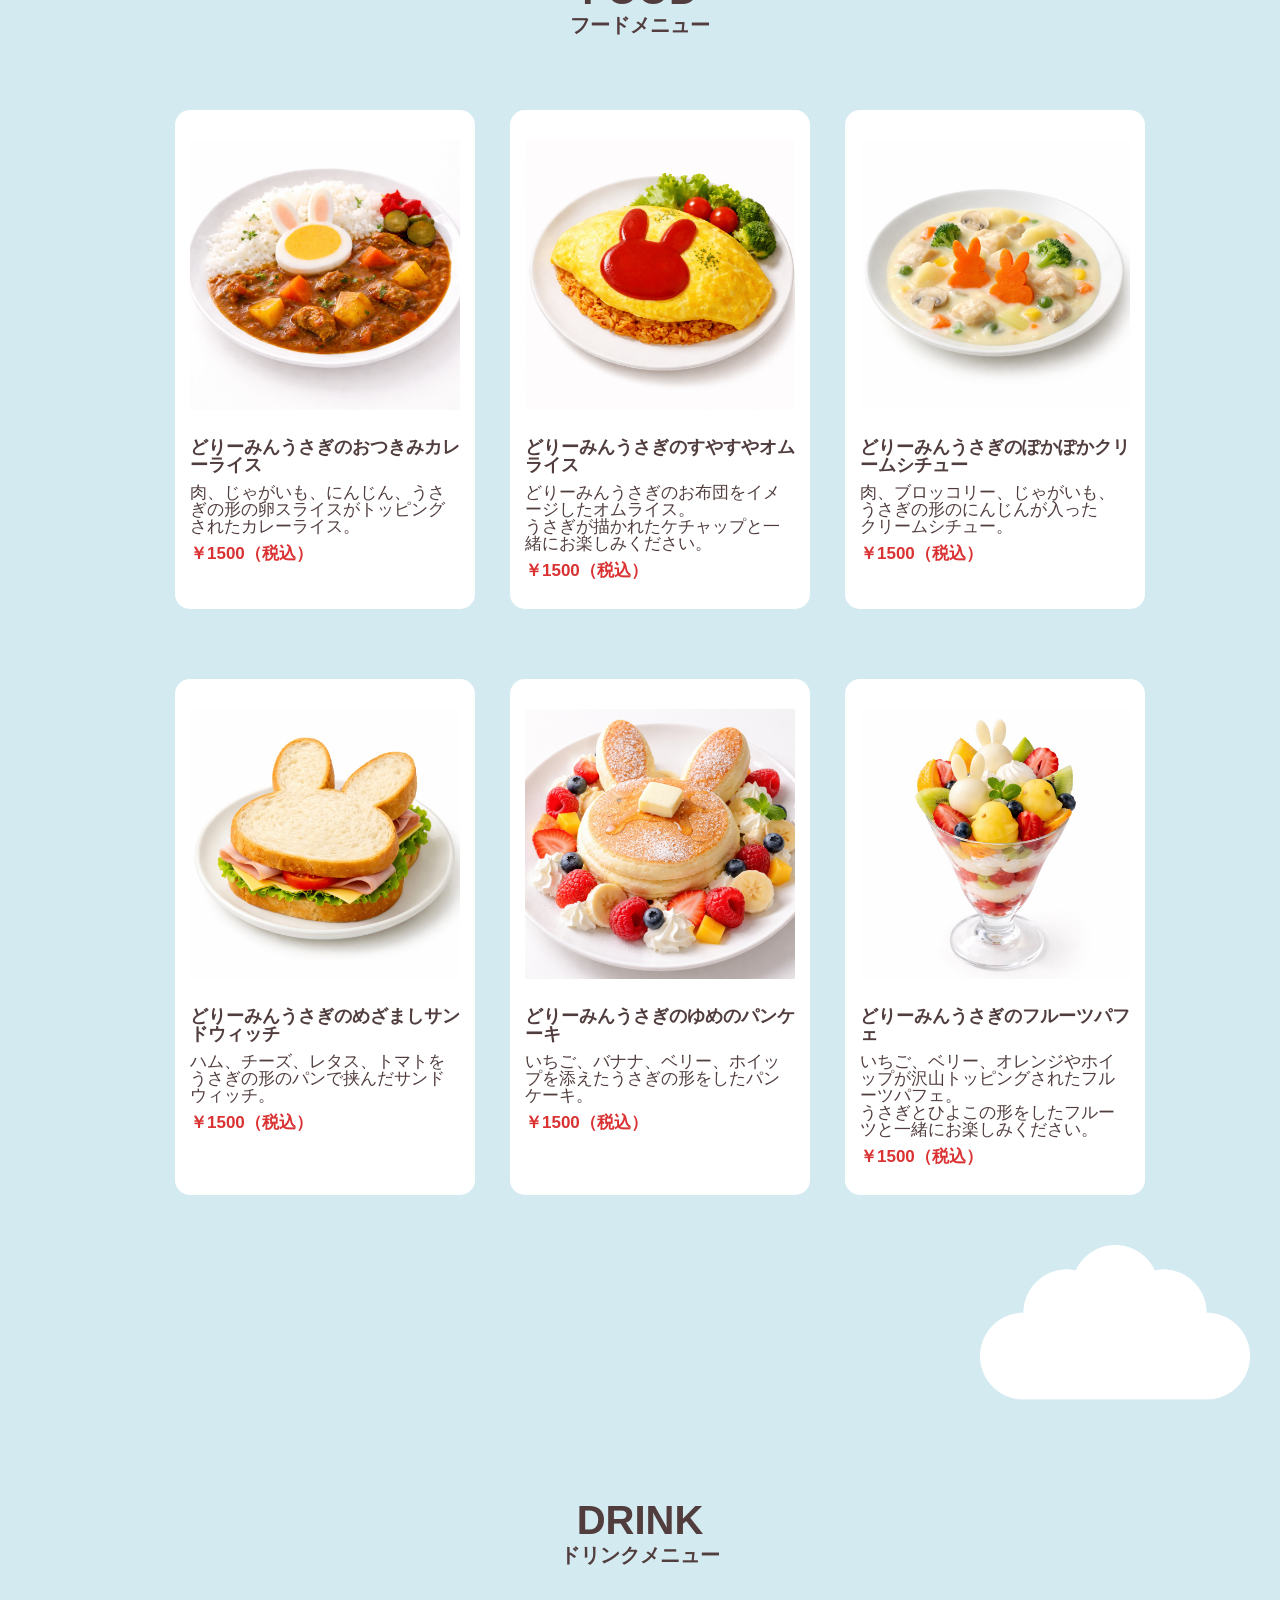
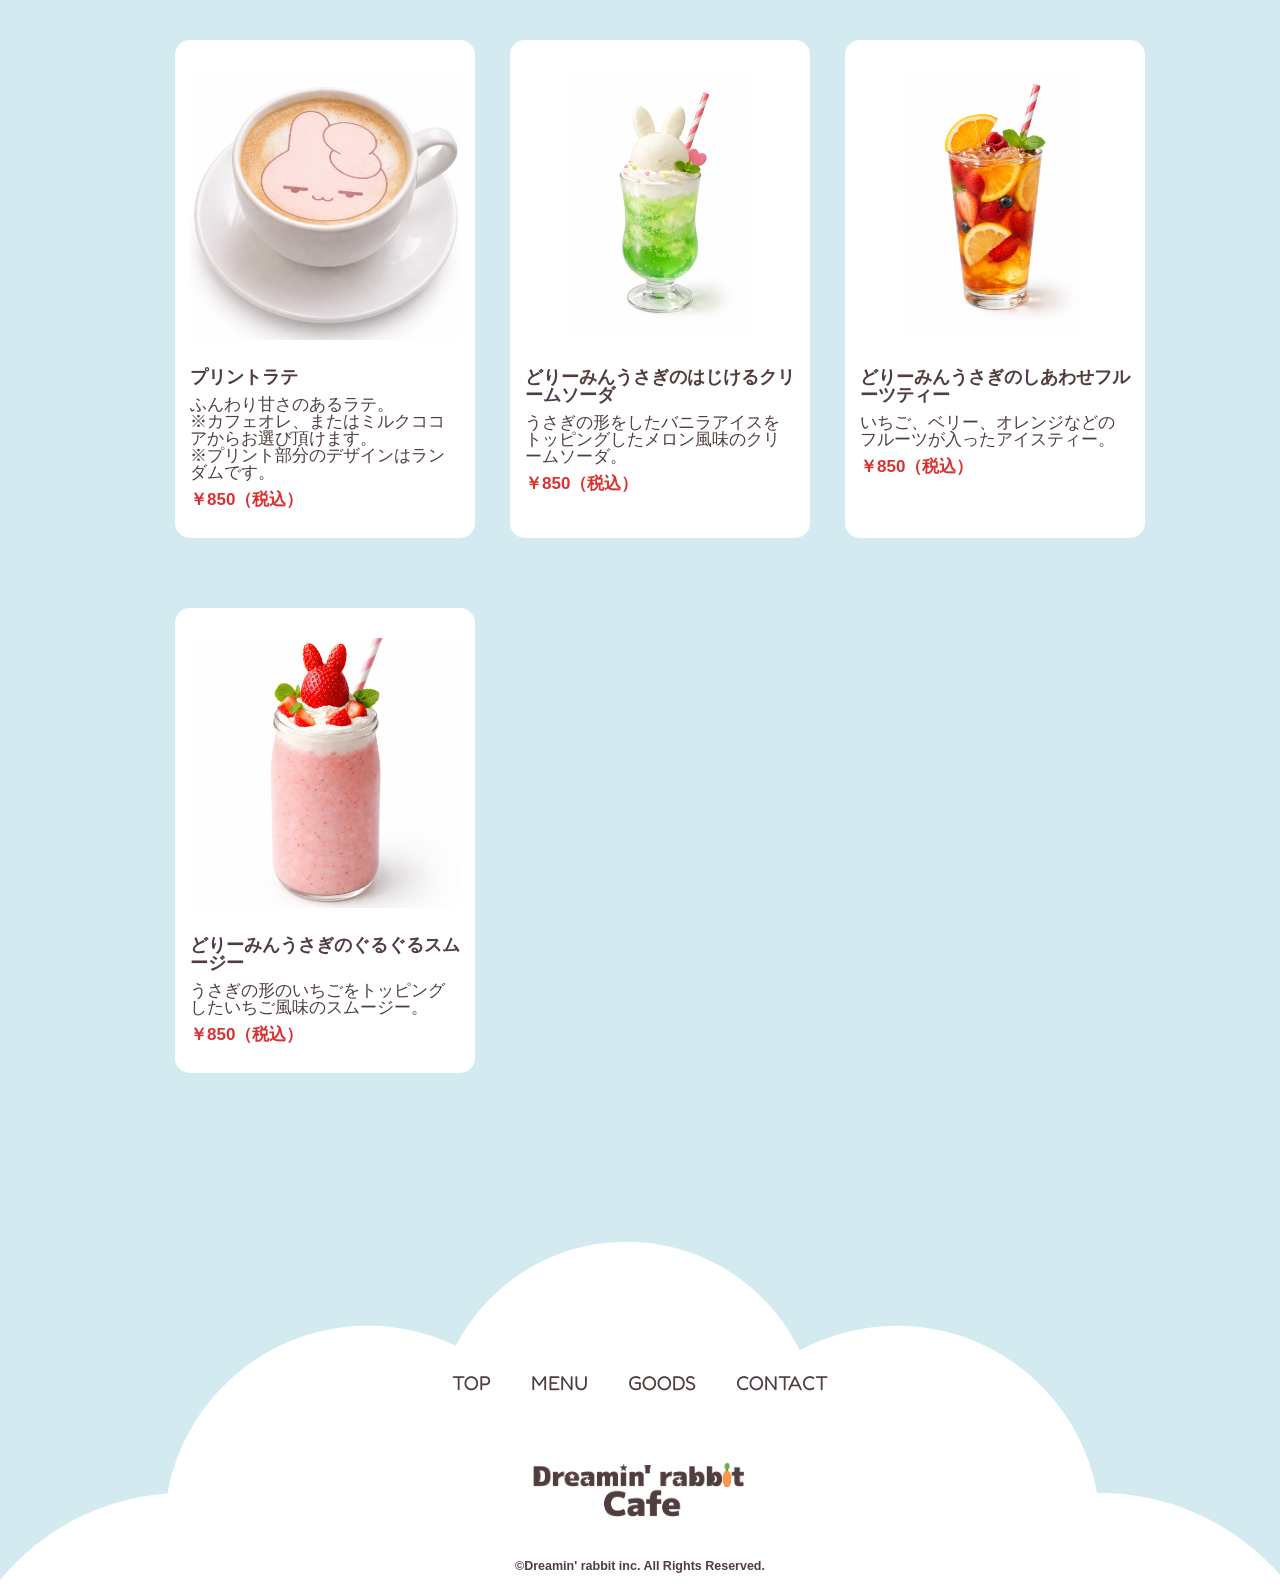
<file: menu.html>
<!DOCTYPE html>
<html lang="ja">
  <head>
    <meta charset="UTF-8" />
    <meta http-equiv="X-UA-Compatible" content="IE=edge" />
    <meta name="description" content="ページの概要文を記載します" />
    <meta name="viewport" content="width=device-width, initial-scale=1.0" />
    <title>
      MENU｜Dreamin' rabbit cafe(どりーみんうさぎのカフェ)｜公式サイト
    </title>

    <link rel="stylesheet" href="./css/common.css" />
    <link rel="stylesheet" href="./css/index.css" />
    <link rel="stylesheet" href="./css/menu.css" />
    <script src="./js/jquery-3.7.1.min.js"></script>
    <script src="./slick/slick.min.js"></script>
    <script src="./js/script.js"></script>

    <link rel="preconnect" href="https://fonts.googleapis.com" />
    <link rel="preconnect" href="https://fonts.gstatic.com" crossorigin />
    <link
      href="https://fonts.googleapis.com/css2?family=Fredoka:wght@300..700&family=Kosugi+Maru&display=swap"
      rel="stylesheet"
    />
  </head>

  <body>
    <header class="header">
      <div class="header-inner">
        <a class="header-logo" href="./index.html">
          <img src="./images/headerlogo.png" alt="RABBIT" />
        </a>
        <div class="header-site-menu">
          <nav class="site-menu">
            <ul>
              <li><a href="./top.html">TOP</a></li>
              <li><a href="./menu.html">MENU</a></li>
              <li><a href="./goods.html">GOODS</a></li>
              <li><a href="./contact.html">CONTACT</a></li>
            </ul>
          </nav>
        </div>
      </div>
    </header>

    <main class="main">
      <div class="futty">
        <img src="./images/Group 46.png" alt="" />
      </div>

      <div class="main-menu">
        <h1>MENU</h1>
        <img src="./images/kosta2.png" alt="" />
      </div>

      <div class="food-menu">
        <div class="fluffy">
          <img src="./images/Group 46.png" alt="" />
        </div>
        <h2>FOOD</h2>
        <h3>フードメニュー</h3>
        <ul class="item-list">
          <li>
            <img src="./images/curry.png" alt="カレーの商品画像" />
            <dl>
              <dt>どりーみんうさぎのおつきみカレーライス</dt>
              <dd>
                肉、じゃがいも、にんじん、うさぎの形の卵スライスがトッピングされたカレーライス。
              </dd>
            </dl>
            <p class="price">￥1500（税込）</p>
          </li>
          <li>
            <img src="./images/omuraisu.png" alt="オムライスの商品画像" />
            <dl>
              <dt>どりーみんうさぎのすやすやオムライス</dt>
              <dd>
                どりーみんうさぎのお布団をイメージしたオムライス。<br>うさぎが描かれたケチャップと一緒にお楽しみください。
              </dd>
            </dl>
            <p class="price">￥1500（税込）</p>
          </li>
          <li>
            <img src="./images/sityu.png" alt="クリームシチューの商品画像" />
            <dl>
              <dt>どりーみんうさぎのぽかぽかクリームシチュー</dt>
              <dd>
                肉、ブロッコリー、じゃがいも、うさぎの形のにんじんが入った<br>クリームシチュー。
              </dd>
            </dl>
            <p class="price">￥1500（税込）</p>
          </li>
          <li>
            <img src="./images/sand.jpg" alt="サンドウィッチの商品画像" />
            <dl>
              <dt>どりーみんうさぎのめざましサンドウィッチ</dt>
              <dd>
                ハム、チーズ、レタス、トマトをうさぎの形のパンで挟んだサンドウィッチ。
              </dd>
            </dl>
            <p class="price">￥1500（税込）</p>
          </li>
          <li>
            <img src="./images/pancake.png" alt="パンケーキの商品画像" />
            <dl>
              <dt>どりーみんうさぎのゆめのパンケーキ</dt>
              <dd>
                いちご、バナナ、ベリー、ホイップを添えたうさぎの形をしたパンケーキ。
              </dd>
            </dl>
            <p class="price">￥1500（税込）</p>
          </li>
          <li>
            <img src="./images/pahule.jpg" alt="パフェの商品画像" />
            <dl>
              <dt>どりーみんうさぎのフルーツパフェ</dt>
              <dd>
                いちご、ベリー、オレンジやホイップが沢山トッピングされたフルーツパフェ。<br />うさぎとひよこの形をしたフルーツと一緒にお楽しみください。
              </dd>
            </dl>
            <p class="price">￥1500（税込）</p>
          </li>
        </ul>
      </div>

      <div class="drink-menu">
        <div class="futty">
          <img src="./images/Group 46.png" alt="" />
        </div>  
        <h2>DRINK</h2>
        <h3>ドリンクメニュー</h3>
      </div>
      <ul class="item-list">
        <li>
          <img src="./images/rate.png" alt="プリントラテの商品画像" />
          <dl>
            <dt>プリントラテ</dt>
            <dd>
              ふんわり甘さのあるラテ。<br />※カフェオレ、またはミルクココアからお選び頂けます。<br />※プリント部分のデザインはランダムです。
            </dd>
          </dl>
          <p class="price">￥850（税込）</p>
        </li>
        <li>
          <img src="./images/kuriso.png" alt="クリームソーダの商品画像" />
          <dl>
            <dt>どりーみんうさぎのはじけるクリームソーダ</dt>
            <dd>
              うさぎの形をしたバニラアイスをトッピングしたメロン風味のクリームソーダ。
            </dd>
          </dl>
          <p class="price">￥850（税込）</p>
        </li>
        <li>
          <img src="./images/flurt.png" alt="フルーツティーの商品画像" />
          <dl>
            <dt>どりーみんうさぎのしあわせフルーツティー</dt>
            <dd>
              いちご、ベリー、オレンジなどのフルーツが入ったアイスティー。
            </dd>
          </dl>

          <p class="price">￥850（税込）</p>
        </li>
        <li>
          <img src="./images/smuzi.jpg" alt="スムージーの商品画像" />
          <dl>
            <dt>どりーみんうさぎのぐるぐるスムージー</dt>
            <dd>うさぎの形のいちごをトッピングしたいちご風味のスムージー。</dd>
          </dl>
          <p class="price">￥850（税込）</p>
        </li>
      </ul>
    </main>

    <footer class="footer">

      <svg
        class="footerbg"
        viewBox="0 -50 1432 2062"
        fill="none"
        xmlns="http://www.w3.org/2000/svg"
        xmlns:xlink="http://www.w3.org/1999/xlink"
      >
        <path
          d="M701 27C786.286 27 859.974 76.659 894.727 148.64C927.04 131.016 964.101 121 1003.5 121C1115.33 121 1208.31 201.686 1227.41 308.018C1228.44 308.006 1229.47 308 1230.5 308C1378.24 308 1498 427.764 1498 575.5C1498 638.949 1475.91 697.238 1439 743.097V2062H-1V744.332C-38.5099 698.287 -61 639.52 -61 575.5C-61 434.16 48.6183 318.423 187.477 308.666C206.312 202.014 299.444 121 411.5 121C446.757 121 480.14 129.02 509.926 143.335C545.682 74.2306 617.825 27 701 27Z"
          fill="#fff"
        />
        <path
          id="road"
          d="M-0.500404 743.998C-81 649.498 -128.5 361.698 187.5 308.498C203.666 222.498 291.1 69.0982 511.5 143.498C561 42.4998 744 -64.5001 896.5 143.498C934.667 121.665 1010 98.5 1085 135.5"
          stroke="none"
          stroke-width="8"
        />
        <rect
          class="piyo"
          x="-82"
          y="-83"
          width="164"
          height="166"
          fill="url(#pattern0_115_225)"
        >
          <animateMotion dur="10s" fill="freeze">
            <mpath href="#road"></mpath>
          </animateMotion>
        </rect>
        <defs>
          <pattern
            id="pattern0_115_225"
            patternContentUnits="objectBoundingBox"
            width="1"
            height="1"
          >
            <use
              xlink:href="#image0_115_225"
              transform="matrix(0.000865409 0 0 0.000854982 -0.20122 -0.441767)"
            />
          </pattern>
          <clipPath id="clip0_115_225">
            <rect width="1432" height="2062" fill="white" />
          </clipPath>
          <image
            id="image0_115_225"
            width="1536"
            height="2048"
            preserveAspectRatio="none"
            xlink:href="./images/piyoroad.png"
          />
        </defs>
      </svg>
      
      <nav class="site-menu">
        <ul>
          <li><a href="./top.html">TOP</a></li>
          <li><a href="./menu.html">MENU</a></li>
          <li><a href="./goods.html">GOODS</a></li>
          <li><a href="./contact.html">CONTACT</a></li>
        </ul>
      </nav>
      <a class="footer-logo" href="./index.html">
        <img src="./images/footerlogo.png" alt="RABBIT" />
      </a>
      <p class="copyright">
        <small>&copy;Dreamin' rabbit inc. All Rights Reserved.</small>
      </p>
    </footer>
  </body>
</html>
</file>
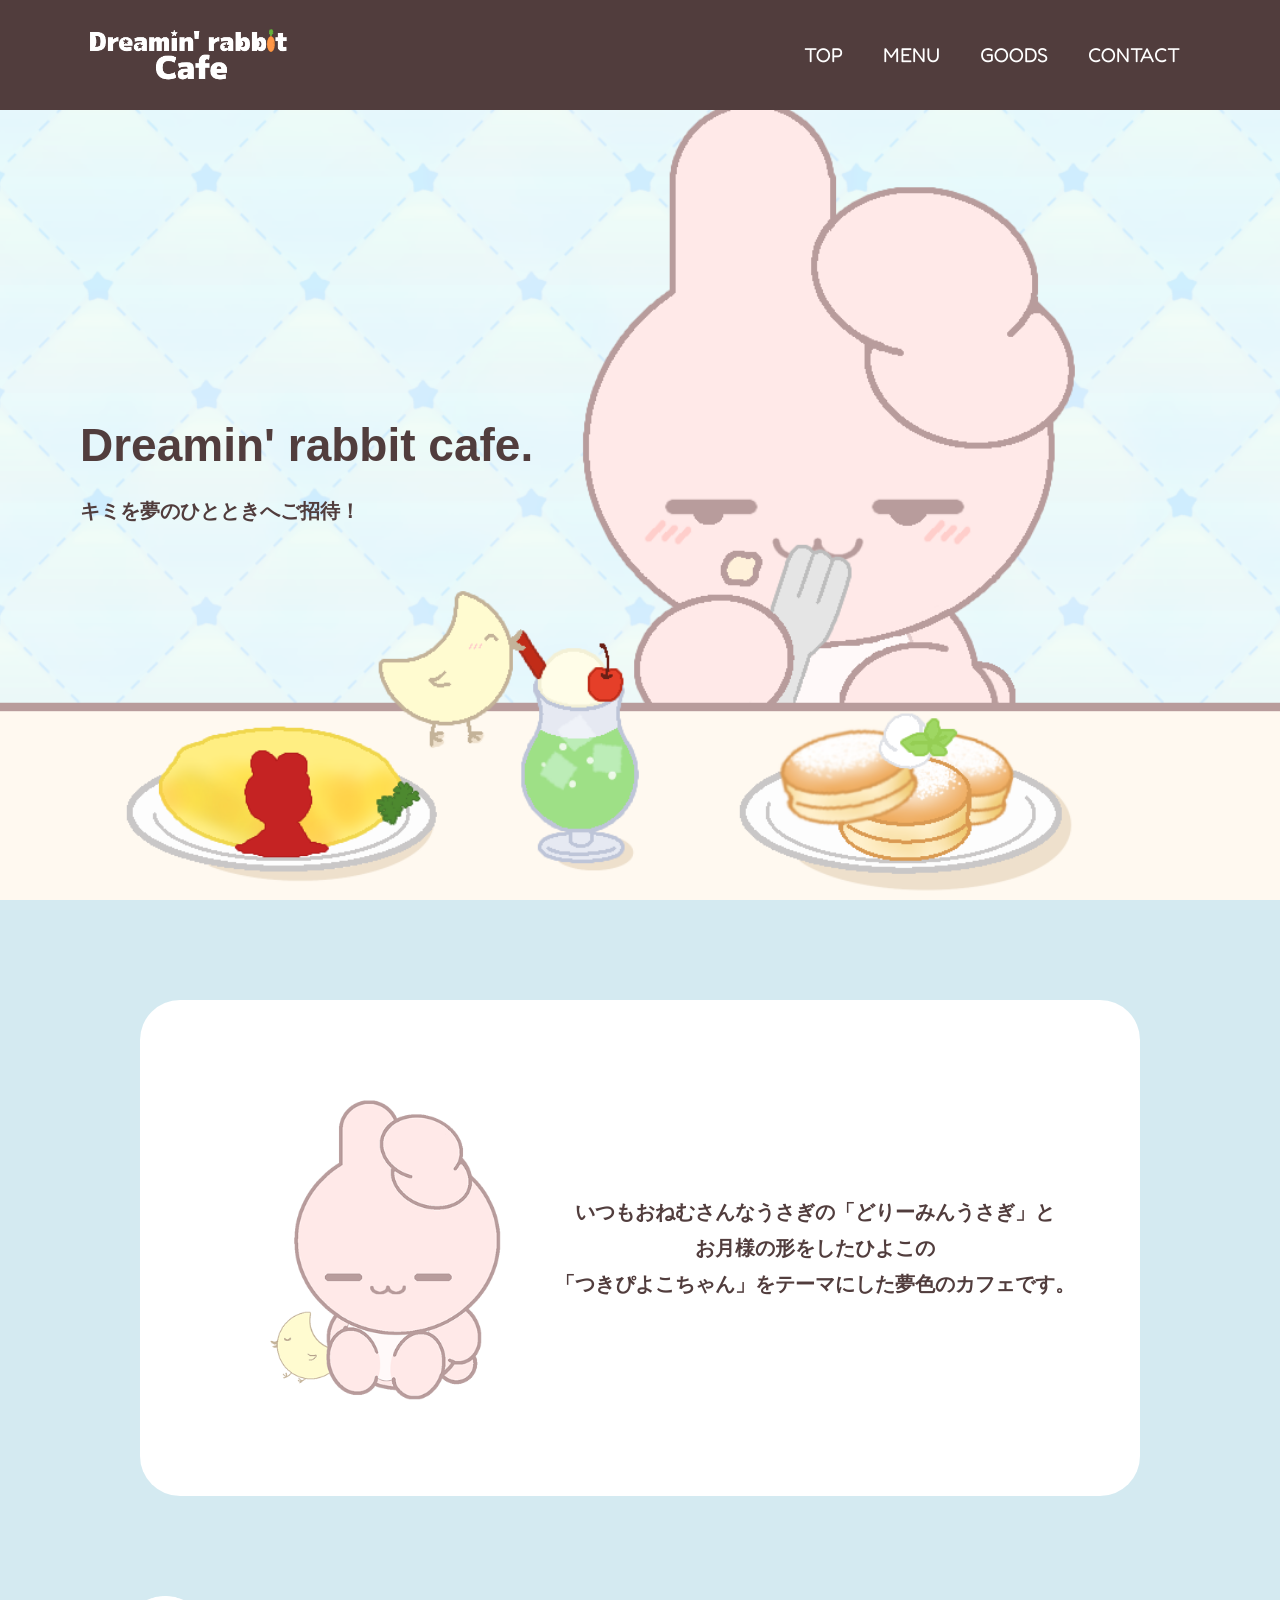
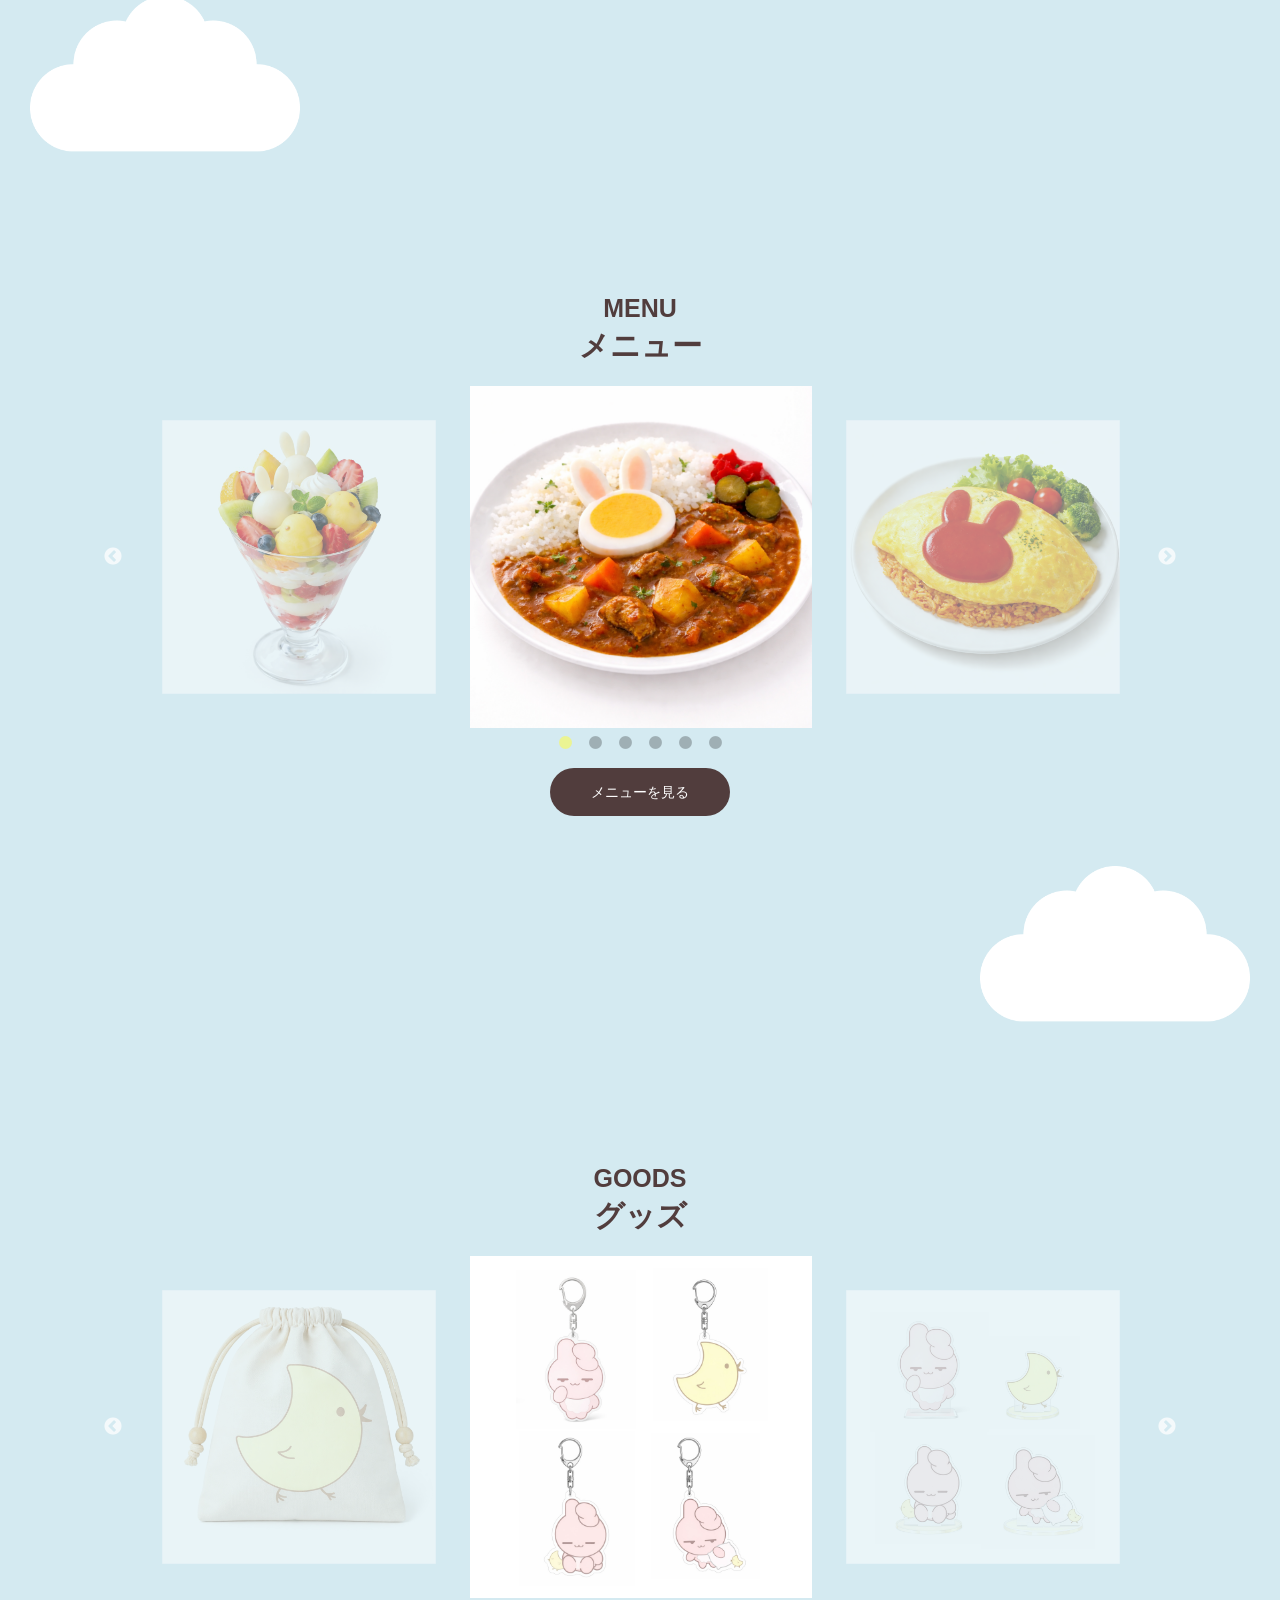
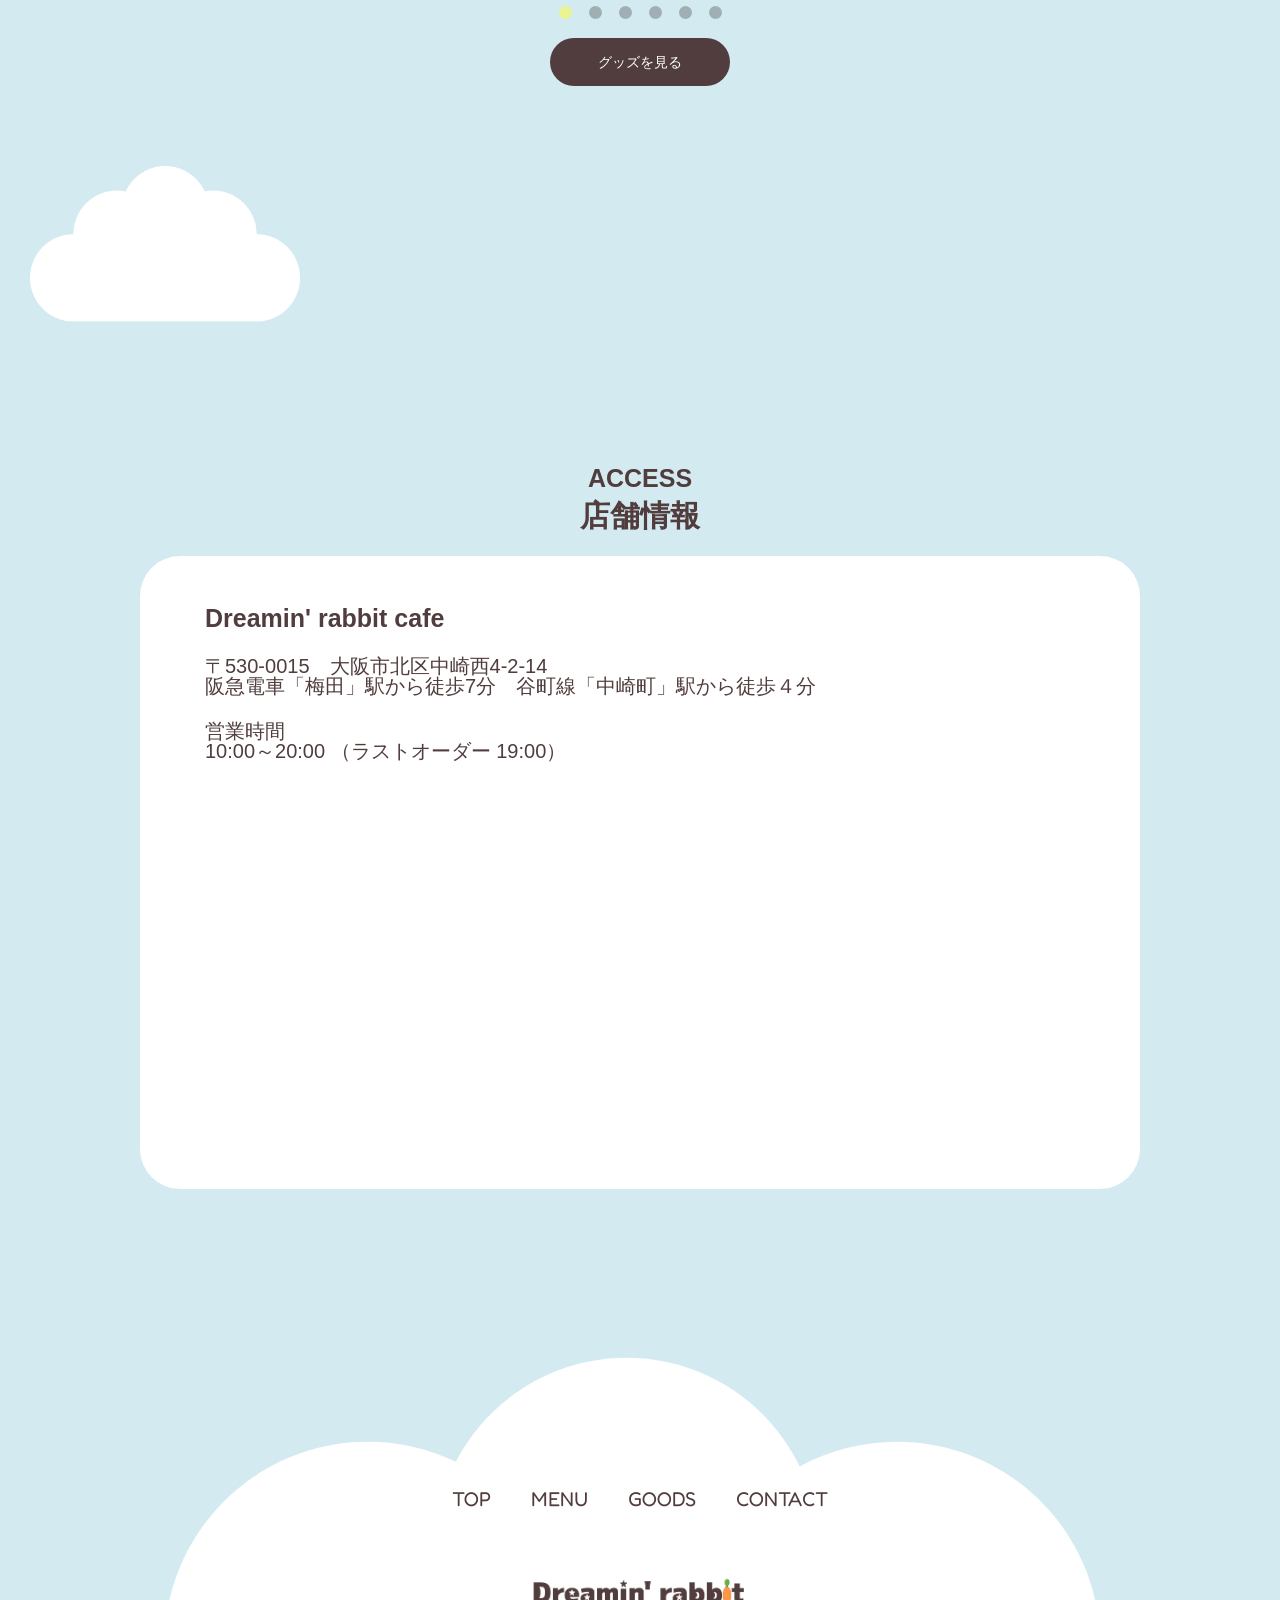
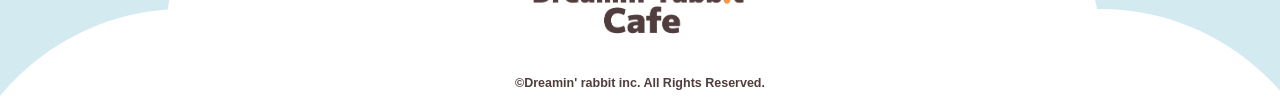
<file: top.html>
<!DOCTYPE html>
<html lang="ja">
  <head>
    <meta charset="UTF-8" />
    <meta http-equiv="X-UA-Compatible" content="IE=edge" />
    <meta name="description" content="ページの概要文を記載します" />
    <meta name="viewport" content="width=device-width, initial-scale=1.0" />
    <title>TOP｜Dreamin' rabbit cafe(どりーみんうさぎのカフェ)｜公式サイト</title>

    <link rel="stylesheet" href="./slick/slick-theme.css" />
    <link rel="stylesheet" href="./slick/slick.css" />
    <link rel="stylesheet" href="./css/common.css" />
    <link rel="stylesheet" href="./css/index.css" />
    <script src="./js/jquery-3.7.1.min.js"></script>
    <script src="./slick/slick.min.js"></script>
    <script src="./js/script.js"></script>

    <link rel="preconnect" href="https://fonts.googleapis.com" />
    <link rel="preconnect" href="https://fonts.gstatic.com" crossorigin />
    <link
      href="https://fonts.googleapis.com/css2?family=Fredoka:wght@300..700&family=Kosugi+Maru&display=swap"
      rel="stylesheet"
    />
  </head>

  <body>
    <header class="header">
      <div class="header-inner">
        <a class="header-logo" href="./index.html">
          <img src="./images/headerlogo.png" alt="RABBIT" />
        </a>
        <div class="header-site-menu">
          <nav class="site-menu">
            <ul>
              <li><a href="./top.html">TOP</a></li>
              <li><a href="./menu.html">MENU</a></li>
              <li><a href="./goods.html">GOODS</a></li>
              <li><a href="./contact.html">CONTACT</a></li>
            </ul>
          </nav>
        </div>
      </div>
    </header>

    <main class="main">
      <div class="first-view">
        <div class="first-view-text">
          <h1>Dreamin' rabbit cafe.</h1>
          <p>キミを夢のひとときへご招待！</p>
        </div>
      </div>
      
      <div class="lead">
        <img src="./images/usasuya.png" alt="USAPIYO" />
        <p>
          いつもおねむさんなうさぎの「どりーみんうさぎ」と<br />お月様の形をしたひよこの<br />
          「つきぴよこちゃん」をテーマにした夢色のカフェです。<br />
        </p>
      </div>

      <div class="fluffy">
        <img src="./images/Group 46.png" alt="" />
      </div>

      <section>
        <div class="top">
          <h2>MENU</h2>
          <p>メニュー</p>
        </div>
        <ul class="center-image">
          <li><img src="./images/curry.png" alt="" /></li>
          <li><img src="./images/omuraisu.png" alt="" /></li>
          <li><img src="./images/sityu.png" alt="" /></li>
          <li><img src="./images/sand.jpg" alt="" /></li>
          <li><img src="./images/pancake.png" alt="" /></li>
          <li><img src="./images/pahule.jpg" alt="" /></li>
        </ul>
        <div class="link-button-area">
          <a class="link-button" href="./menu.html">メニューを見る</a>
        </div>
      </section>

      <div class="futty">
        <img src="./images/Group 46.png" alt="" />
      </div>

      <section>
        <div class="top">
          <h2>GOODS</h2>
          <p>グッズ</p>
        </div>
        <ul class="center-image">
          <li><img src="./images/akuriru1.png" alt="" /></li>
          <li><img src="./images/akuriru2.png" alt="" /></li>
          <li><img src="./images/usaginui.png" alt="" /></li>
          <li><img src="./images/hiyokonui.png" alt="" /></li>
          <li><img src="./images/sara.png" alt="" /></li>
          <li><img src="./images/kintyaku.jpg" alt="" /></li>
        </ul>
        <div class="link-button-area">
          <a class="link-button" href="./goods.html">グッズを見る</a>
        </div>
      </section>

      <div class="fluffy">
        <img src="./images/Group 46.png" alt="" />
      </div>

      <section>
        <div class="top">
          <h2>ACCESS</h2>
          <p>店舗情報</p>
        </div>
        <div class="map">
          <h2>Dreamin' rabbit cafe</h2>
          <p>
            〒530-0015　大阪市北区中崎西4-2-14<br />
            ⁨阪急電車「梅田」駅から徒歩7分　谷町線「中崎町」駅から徒歩４分
          </p>
          <p>営業時間<br />10:00～20:00 （ラストオーダー 19:00）</p>
          <iframe
            src="https://www.google.com/maps/embed?pb=!1m18!1m12!1m3!1d52477.33990595191!2d135.42723814863277!3d34.70937309999999!2m3!1f0!2f0!3f0!3m2!1i1024!2i768!4f13.1!3m3!1m2!1s0x6000e696fb5a8d27%3A0x29c8c0e999e5c109!2z44GG44GV44GO44Kr44OV44Kn!5e0!3m2!1sja!2sjp!4v1773386233777!5m2!1sja!2sjp"
            width="600"
            height="450"
            style="border: 0"
            allowfullscreen=""
            loading="lazy"
            referrerpolicy="no-referrer-when-downgrade"
          ></iframe>
        </div>
      </section>
    </main>

    <footer class="footer">
      <svg
        class="footerbg"
        viewBox="0 -50 1432 2062"
        fill="none"
        xmlns="http://www.w3.org/2000/svg"
        xmlns:xlink="http://www.w3.org/1999/xlink"
      >
        <path
          d="M701 27C786.286 27 859.974 76.659 894.727 148.64C927.04 131.016 964.101 121 1003.5 121C1115.33 121 1208.31 201.686 1227.41 308.018C1228.44 308.006 1229.47 308 1230.5 308C1378.24 308 1498 427.764 1498 575.5C1498 638.949 1475.91 697.238 1439 743.097V2062H-1V744.332C-38.5099 698.287 -61 639.52 -61 575.5C-61 434.16 48.6183 318.423 187.477 308.666C206.312 202.014 299.444 121 411.5 121C446.757 121 480.14 129.02 509.926 143.335C545.682 74.2306 617.825 27 701 27Z"
          fill="#fff"
        />
        <path
          id="road"
          d="M-0.500404 743.998C-81 649.498 -128.5 361.698 187.5 308.498C203.666 222.498 291.1 69.0982 511.5 143.498C561 42.4998 744 -64.5001 896.5 143.498C934.667 121.665 1010 98.5 1085 135.5"
          stroke="none"
          stroke-width="8"
        />
        <rect
          class="piyo"
          x="-82"
          y="-83"
          width="164"
          height="166"
          fill="url(#pattern0_115_225)"
        >
          <animateMotion dur="10s" fill="freeze">
            <mpath href="#road"></mpath>
          </animateMotion>
        </rect>
        <defs>
          <pattern
            id="pattern0_115_225"
            patternContentUnits="objectBoundingBox"
            width="1"
            height="1"
          >
            <use
              xlink:href="#image0_115_225"
              transform="matrix(0.000865409 0 0 0.000854982 -0.20122 -0.441767)"
            />
          </pattern>
          <clipPath id="clip0_115_225">
            <rect width="1432" height="2062" fill="white" />
          </clipPath>
          <image
            id="image0_115_225"
            width="1536"
            height="2048"
            preserveAspectRatio="none"
            xlink:href="./images/piyoroad.png"
          />
        </defs>
      </svg>

      <nav class="site-menu">
        <ul>
          <li><a href="./top.html">TOP</a></li>
          <li><a href="./menu.html">MENU</a></li>
          <li><a href="./goods.html">GOODS</a></li>
          <li><a href="./contact.html">CONTACT</a></li>
        </ul>
      </nav>
      <a class="footer-logo" href="./index.html">
        <img src="./images/footerlogo.png" alt="RABBIT" />
      </a>
      <p class="copyright">
        <small>&copy;Dreamin' rabbit inc. All Rights Reserved.</small>
      </p>
    </footer>
  </body>
</html>
</file>
<file: css/common.css>
@charset "utf-8";

*,
::before,
::after {
  padding: 0;
  margin: 0;
  box-sizing: border-box;
}

ul,
ol {
  list-style: none;
}

a {
  color: inherit;
  text-decoration: none;
}

.header {
  background-color: #513d3d;
}

/* テキストのフォントを指定↓ */
body {
  font-family: "Kosugi Maru", sans-serif;
  font-size: 20px;
  color: #fff;
  line-height: 1;
  /* 背景色を指定↓ */
  background-color: #d4eaf1;
}

img {
  max-width: 100%;
}

.header-inner {
  max-width: 1200px;
  height: 110px;
  margin: 0 auto;
  padding: 0 40px;
  display: flex;
  justify-content: space-between;
  align-items: center;
}

.header-logo {
  display: block;
  width: 220px;
}

.site-menu ul {
  display: flex;
}

.site-menu ul li {
  margin-left: 20px;
  margin-right: 20px;
}

.footer {
  color: #513d3d;
  padding-top: 200px;
  padding-bottom: 15px;
  display: flex;
  flex-direction: column;
  align-items: center;
  position: relative;
  overflow: hidden;
}
.footer > * {
  position: relative;
}
.footerbg {
  position: absolute;
  top: 0;
  left: 0;
  right: 0;
}

.footer-logo {
  display: block;
  width: 235px;
  margin-top: 65px;
}

.copyright {
  font-size: 15px;
  font-weight: bold;
  margin-top: 30px;
}

.site-menu ul li a {
  font-family: "Fredoka", sans-serif;
}

/* .slick-dots li button{

} */
.slick-dots li button:before {
  font-size: 15px;
}
.slick-dots li.slick-active button:before {
  color: #f3f773;
}
/* .slick-dots li button:hover:before, .slick-dots li button:focus:before{
  
  } */

.site-menu ul li a {
  font-family: "Fredoka", sans-serif;
}
/* .slick-dots li button{

} */
.slick-dots li button:before {
  font-size: 15px;
}
.slick-dots li.slick-active button:before {
  color: #f3f773;
}
/* .slick-dots li button:hover:before, .slick-dots li button:focus:before{

} */

.site-menu ul li a {
  font-family: "Fredoka", sans-serif;
}
</file>
<file: css/index.css>
@charset "utf=8";

.first-view {
  height: calc(100vh - 110px);
  background-image: url(../images/usaheader.png);
  background-repeat: no-repeat;
  background-position: center center;
  background-size: cover;
  display: flex;
  align-items: center;
}

.first-view-text{
  width: 100%;
  max-width: 1200px;
  margin-left: auto;
  margin-right: auto;
  color: #513d3d;
  padding-left: 40px;
  padding-bottom: 80px;
}

.first-view-text h1{
  font-size: 46px;
  font-weight: bold;
  line-height: 72px;
}

.first-view-text p{
  font-size: 20px;
  font-weight: bold;
  margin-top: 20px;
}

.lead {
  text-align: center;
  padding: 15px 0;
  background-color: #fff;
  color: #513d3d;
  width: 1000px;
  max-width: 80%;
  height: 35%;
  border-radius: 40px;
  margin-top: 100px;
  margin-bottom: 100px;
  margin-left: auto;
  margin-right: auto;
  font-weight: bold;
  font-size: 20px;
  line-height: 1.8;
  display: flex;
  align-items: center;
  justify-content: center;
}

.lead img {
  width: 35%;
  height: 35%;
}

.top {
  color: #513d3d;
}

.top h2 {
  font-size: 25px;
  text-align: center;
  margin-bottom: 10px;
}

.top p {
  font-size: 30px;
  font-weight: bold;
  text-align: center;
  margin-bottom: 25px;
}

.link-button-area {
  text-align: center;
  margin-top: 40px;
  margin-bottom: 50px;
}

.link-button {
  background-color: #513d3d;
  display: inline-block;
  min-width: 180px;
  line-height: 48px;
  border-radius: 24px;
  font-size: 14px;
}

.link-button:hover {
  background-color: #3b2c2c;
}

.map {
  background-color: #fff;
  color: #513d3d;
  width: 1000px;
  max-width: 90%;
  border-radius: 40px;
  padding-top: 50px;
  padding-left: 65px;
  padding-bottom: 50px;
  margin-left: auto;
  margin-right: auto;
  margin-bottom: 100px;
  font-size: 20px;
}

.map h2 {
  font-size: 25px;
  margin-bottom: 25px;
}

.map h3 {
  margin-top: 25px;
  font-size: 20px;
}

.map p {
  margin-bottom: 25px;
}

.map iframe {
  width: 855px;
  max-width: 90%;
  height: 350px;
}

.fluffy {
  /* アニメーション名 アニメーションにかかる時間 アニメーションの繰り返し回数 */
  /* fluffy 3秒 無限ループ */
  animation: fluffy 6s infinite;
  width: 300px;
  height: 300px;
  margin-top: 80px;
  padding-left: 30px;
}

@keyframes fluffy {
  0%,
  100% {
    transform: translateY(0);
  }
  50% {
    transform: translateY(-20px);
  }
}

.futty {
  animation: fluffy 6s infinite;
  width: 300px;
  height: 300px;
  padding-right: 30px;
  margin: 0 0 0 auto;
}

@keyframes fluffy {
  0%,
  100% {
    transform: translateY(0);
  }
  50% {
    transform: translateY(-20px);
  }
}

/* スライダーの箱の設定 */
.center-image {
  width: 80%;
  margin: 0 auto 50px;
}

/* 画像の設定 */
.topimage img {
  width: 100%;
  aspect-ratio: 5/2;
  object-fit: cover;
}

/* スライド間の余白設定 */
.slide-image li {
  /* 左右のmarginを5pxいれる */
  margin-inline: 5px;
}

.slide-image img {
  width: 100%;
  aspect-ratio: 2/1;
  object-fit: cover;
}

/*********** 真ん中のスライドを大きく見せる設定 */
/* liにクラス名”slick-center”がついたらscaleは1 */
.center-image .slick-center img {
  transform: scale(1);
  opacity: 1;
}
/* それ以外はscaleは0.8 */
.center-image img {
  transform: scale(0.8);
  width: 100%;
  aspect-ratio: 1;
  object-fit: cover;
  opacity: 0.5;
}
</file>
<file: css/contact.css>
@charset "utf-8";

.fluffy{
    margin-top: 40px;
}

.futty{
    margin-top: 40px;
}

.title h1{
    font-size: 40px;
    text-align: center;
    margin-top: 10px;
    margin-bottom: 100px;
    color: #513d3d;
}

.contact{
    width: 930px;
    max-width: 90%;
    margin-top: 75px;
    margin-left: auto;
    margin-right: auto;
}

.form-area{
    color: #000;
    background-color: #FCFCFC;
    border: 1px solid rgb(214, 214, 214);
    border-radius: 10px;
    margin-top: 30px;
    padding: 30px;
    display: flex;
    flex-wrap: wrap;
}

.contact-message{
    font-size: 20px;
    margin: auto;
    padding-top: 30px;
    padding-bottom: 40px;
}

.form-area dt{
    width: 200px;
    padding: 15px 0;
    font-size: 17px;
    line-height: 24px;
}

.form-area dd{
    width: calc(100% - 200px);
    padding: 15px 0;
}

.form-area dt .required::after{
    content: '必須';
    font-size: 10px;
    color: #fff;
    border-radius: -1px;
    background-color: #B51616;
    font-weight: lighter;
    margin-left: 10px;
    padding: 4px 10px;
}

.input-text{
    width: 100%;
    max-width: 280px;
    height: 40px;
    padding-left: 10px;
    padding-right: 10px;
}

.message{
    width: 100%;
    height: 260px;
    padding: 10px;
    line-height: 1.5;
}

.submit-button{
    color: #fff;
    background-color: #513d3d;
    display: inline-block;
    min-width: 180px;
    line-height: 48px;
    border-radius: 24px;
    font-size: 15px;
    text-align: center;
    margin: auto;
    margin-top: 25px;
    margin-bottom: 30px;
    cursor: pointer;
    border: none;
}

.submit-button:hover{
    background-color: #3b2c2c;
}
</file>
<file: css/menu.css>
@charset "utf-8";

.fluffy img{
    margin-top: 50px;
}

.futty img{
    margin-top: 50px;
}

.main-menu h1{
    font-size: 40px;
    text-align: center;
    margin-top: 40px;
    margin-bottom: 100px;
    color: #513d3d;
}

.main-menu img{
    width: 950px;
    height: 600px;
    margin: auto;
    display: block;
    border-radius: 5px;
    margin-bottom: 40px;
}

.food-menu h2{
    color: #513d3d;
    text-align: center;
    font-size: 40px;
}
.food-menu h3{
    color: #513d3d;
    text-align: center;
    font-size: 20px;
    margin-top: 5px;
}

.food-menu dt{
    font-size: 20px;
    font-weight: bold;
    margin-top: 15px;
}

.food-menu dd{
    font-size: 18px;
    margin-top: 15px;
}

.food-menu p{
    margin-top: 20px;
}

.drink-menu h2{
    color: #513d3d;
    text-align: center;
    font-size: 40px;
    margin-top: 5px;
}

.drink-menu h3{
    color: #513d3d;
    text-align: center;
    font-size: 20px;
    margin-top: 5px;
}

.item-list dt{
    font-size: 18px;
    font-weight: bold;
    margin-top: 25px;
}

.item-list dd{
    font-size: 17px;
    margin-top: 10px;
}

.item-list p{
    font-size: 17px;
    margin-top: 10px;
}

.item-list{
    width: 930px;
    max-width: 90%;
    margin-top: 75px;
    margin-left: auto;
    margin-right: auto;
    display: grid;
    grid-template-columns: repeat(3,240px);
    column-gap: 95px;
    row-gap: 70px;
}

.item-list li{
    background-color: #fff;
    width: 300px;
    border-radius: 15px;
    padding-top: 30px;
    padding-left: 15px;
    padding-right: 15px;
    padding-bottom: 30px;
    color:  #513d3d;
}

.item-list p{
    color: #DA3232;
}

.price{
    font-weight: bold;
}

.footer{
    margin-top: 100px;
}
</file>
<file: css/goods.css>
@charset "utf-8";

.fluffy img{
    margin-top: 30px;
}

.futty img{
    margin-top: 50px;
}

.main-menu h1{
    font-size: 40px;
    text-align: center;
    margin-bottom: 30px;
    color: #513d3d;
}

.main-menu img{
    width: 950px;
    height: 650px;
    margin: auto;
    display: block;
    border-radius: 5px;
    margin-bottom: 40px;
}

.food-menu h2{
    color: #513d3d;
    text-align: center;
    font-size: 40px;
}
.food-menu h3{
    color: #513d3d;
    text-align: center;
    font-size: 20px;
    margin-top: 5px;
}

.food-menu dt{
    font-size: 20px;
    font-weight: bold;
    margin-top: 15px;
}

.food-menu dd{
    font-size: 18px;
    margin-top: 15px;
}

.food-menu p{
    margin-top: 20px;
}

.drink-menu h2{
    color: #513d3d;
    text-align: center;
    font-size: 40px;
    margin-top: 5px;
}

.drink-menu h3{
    color: #513d3d;
    text-align: center;
    font-size: 20px;
    margin-top: 5px;
}

.item-list dt{
    font-size: 18px;
    font-weight: bold;
    margin-top: 15px;
}

.item-list dd{
    font-size: 17px;
    margin-top: 15px;
}

.item-list p{
    font-size: 17px;
    margin-top: 15px;
}

.item-list{
    width: 1000px;
    max-width: 90%;
    margin-top: 75px;
    margin-left: auto;
    margin-right: auto;
    display: grid;
    grid-template-columns: repeat(3,240px);
    column-gap: 95px;
    row-gap: 70px;
}

.item-list li{
    background-color: #fff;
    width: 300px;
    border-radius: 15px;
    padding-top: 30px;
    padding-left: 15px;
    padding-right: 15px;
    padding-bottom: 30px;
    color:  #513d3d;
}

.item-list p{
    color: #DA3232;
}

.footer{
    margin-top: 3px;
}
</file>
